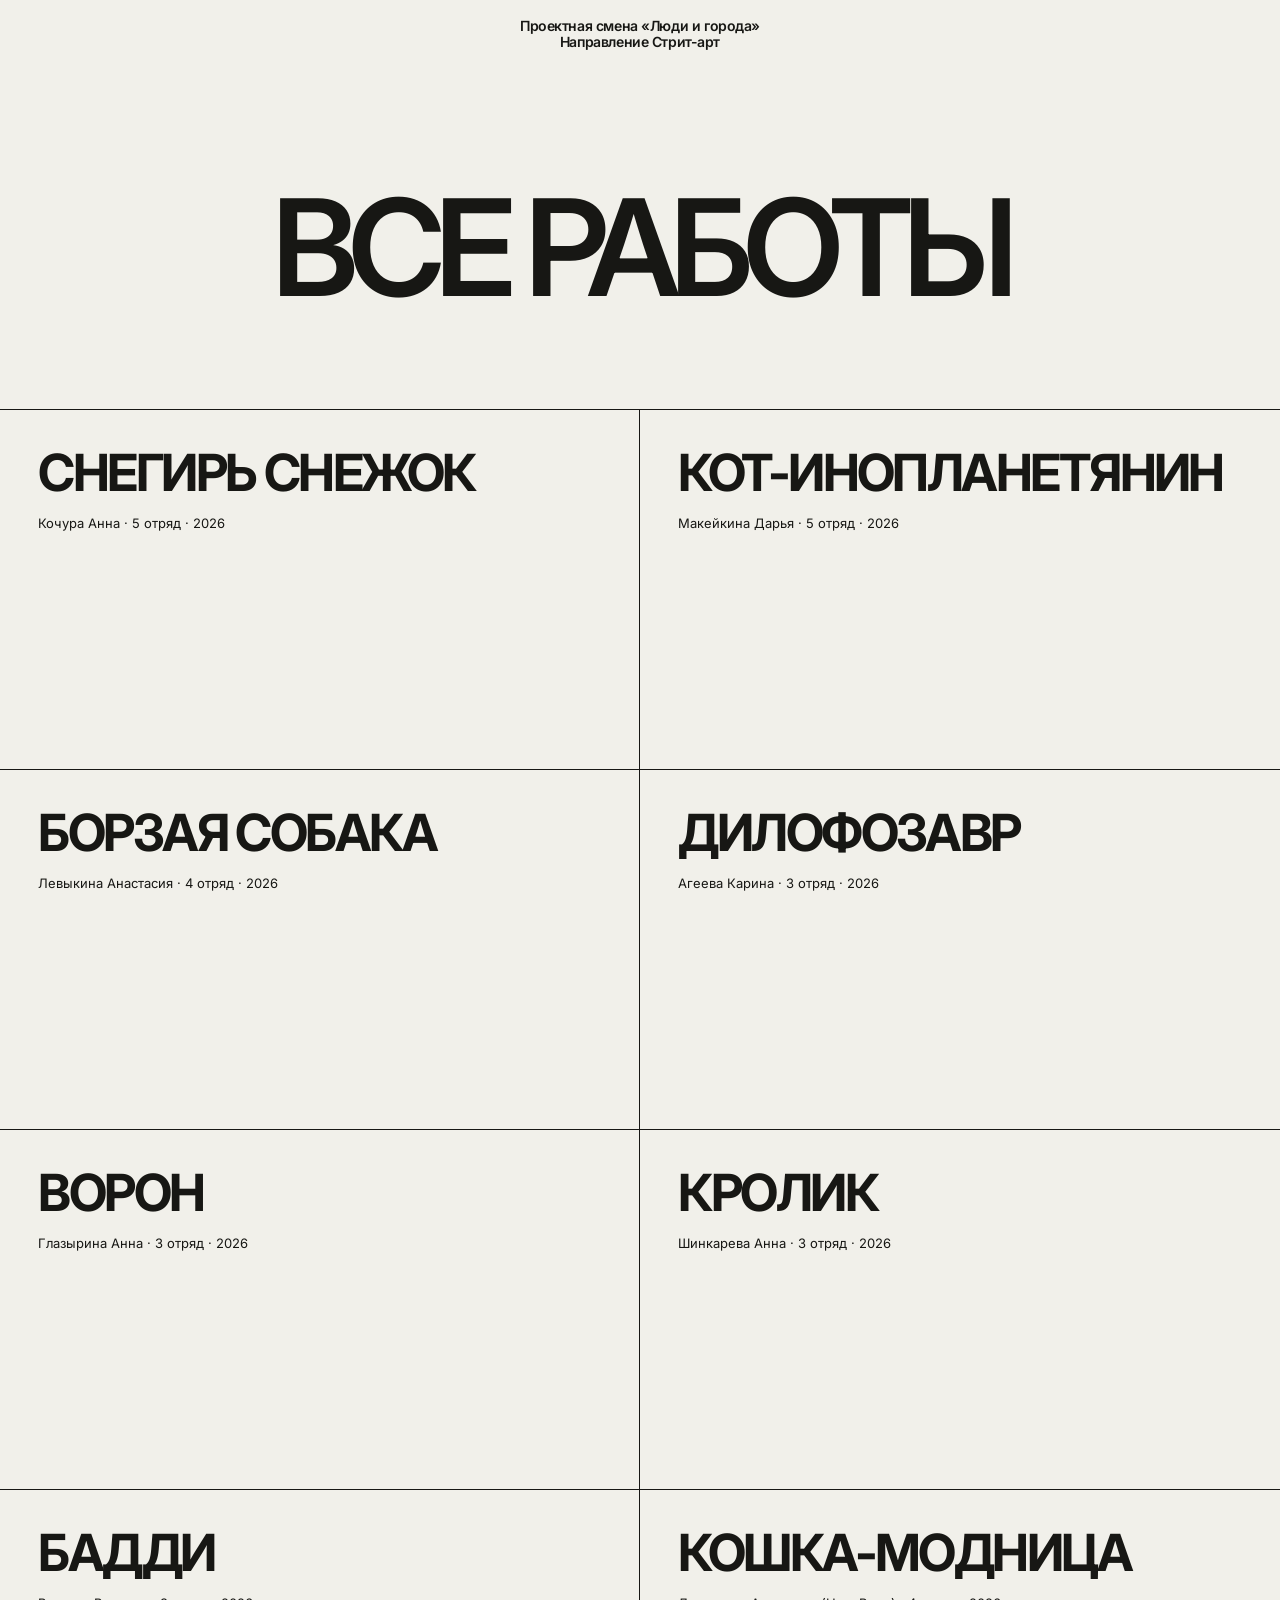
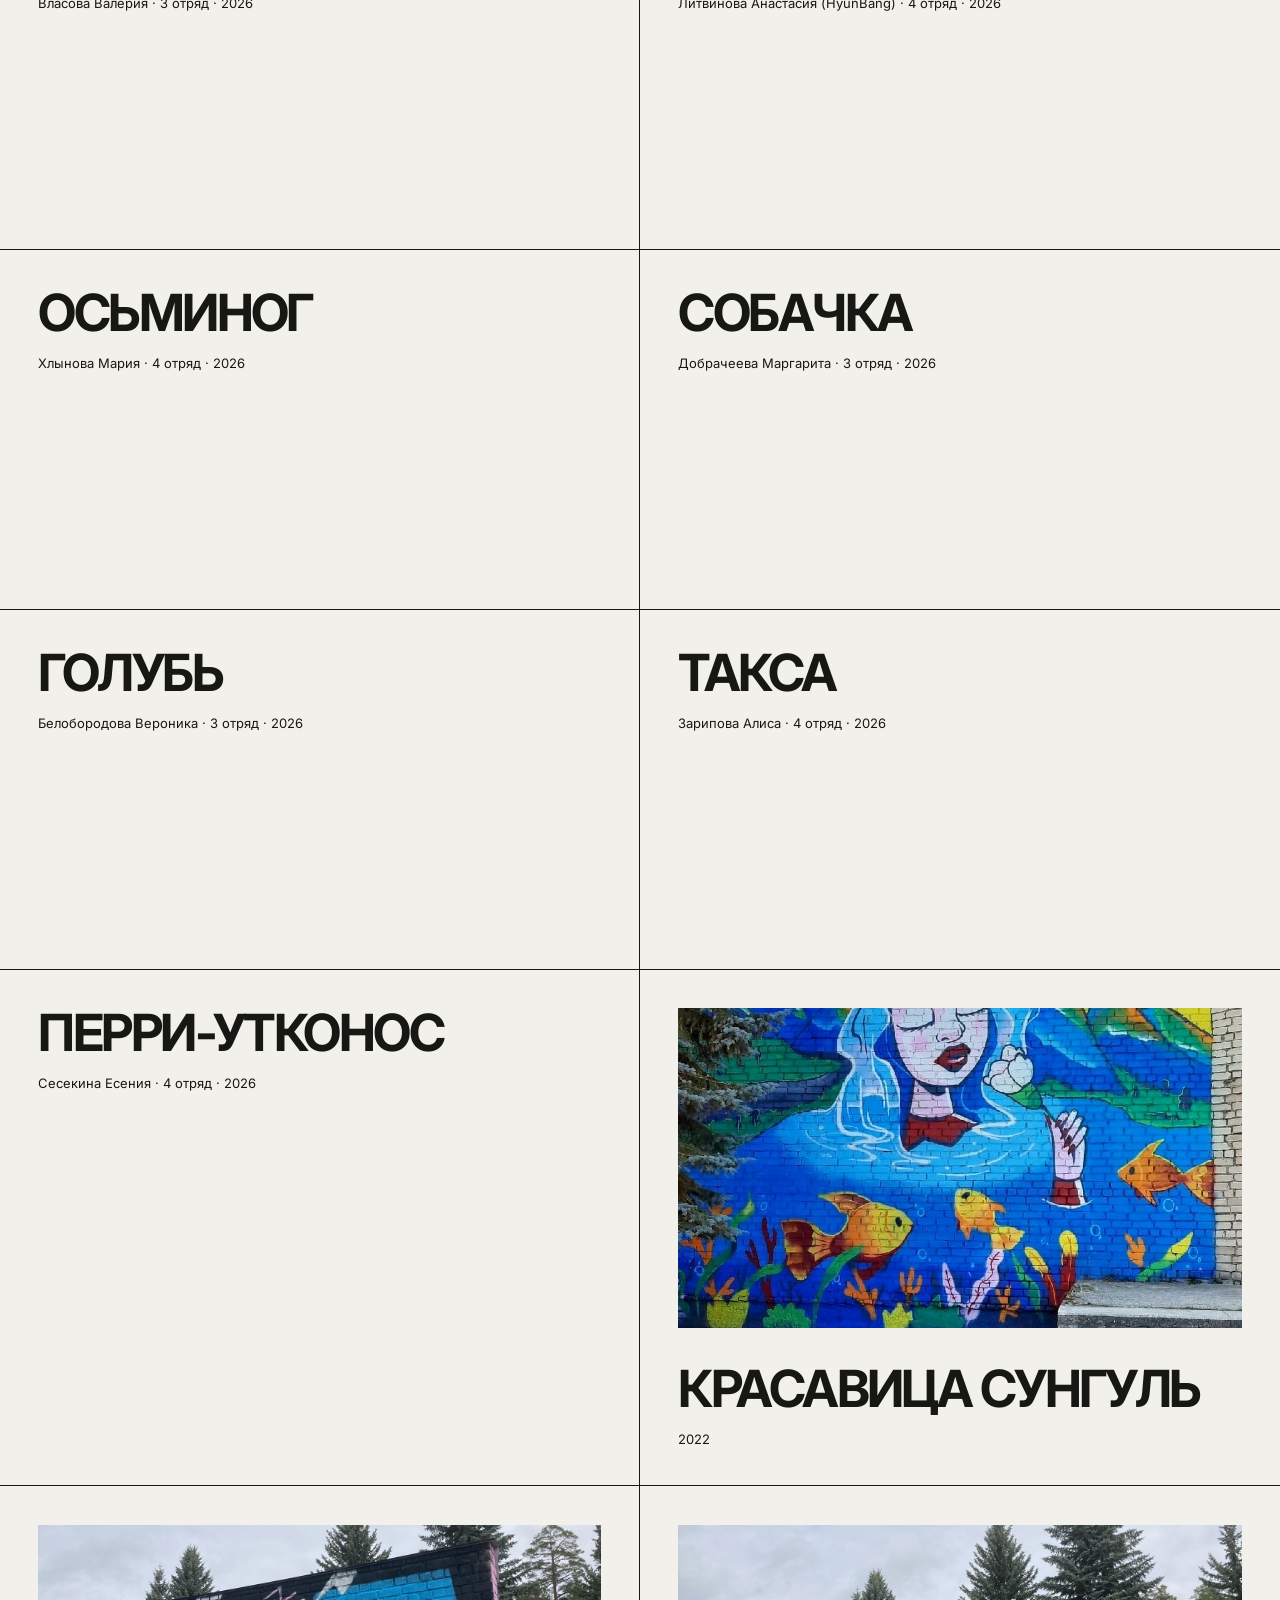
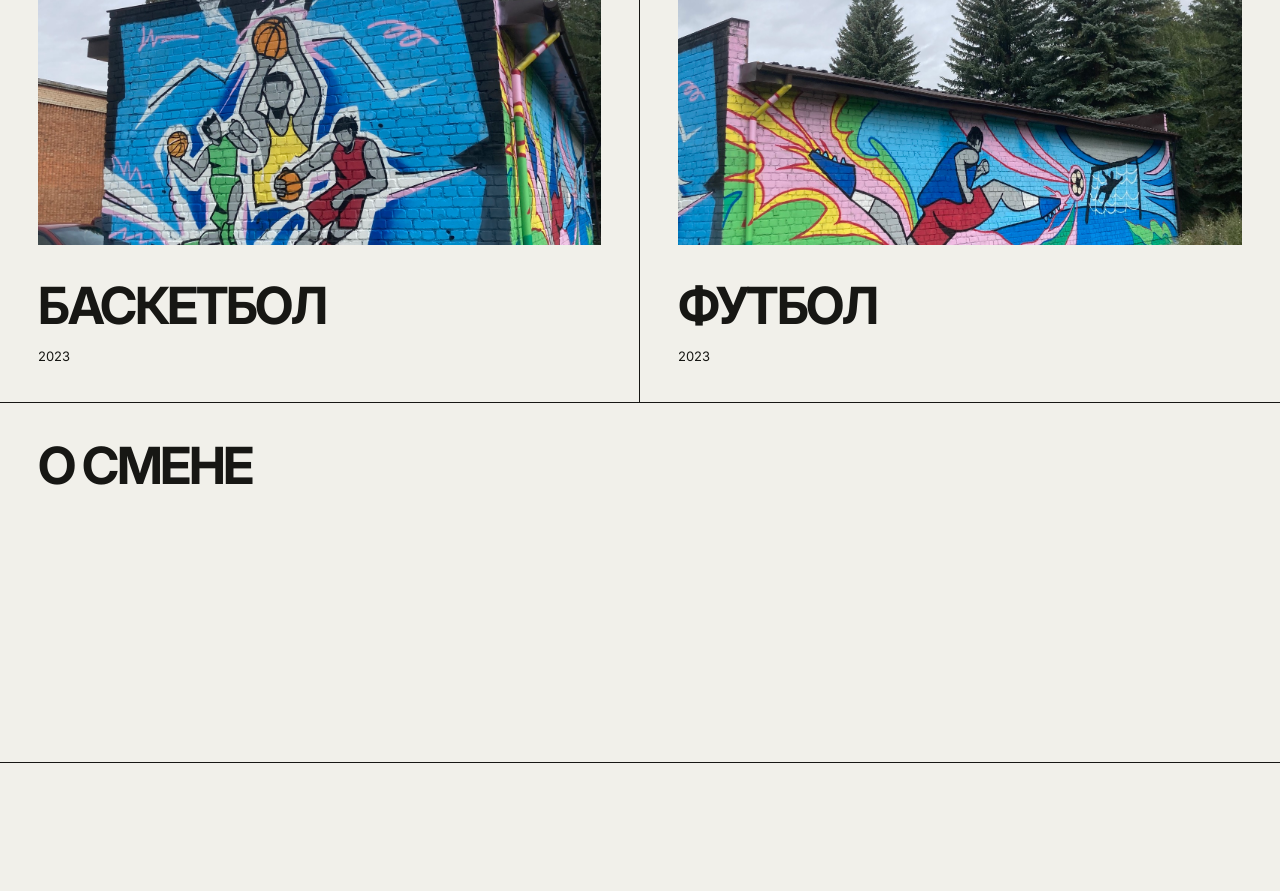
<file: index.html>
<!doctype html><html lang="ru"><head><meta charset="utf-8"><meta name="viewport" content="width=device-width,initial-scale=1"><meta name="description" content="Все работы — проектная смена Люди и города"><title>Все работы — Люди и города</title><link rel="preconnect" href="https://fonts.googleapis.com"><link rel="preconnect" href="https://fonts.gstatic.com" crossorigin><link href="https://fonts.googleapis.com/css2?family=Inter:wght@400;500;600;700&display=swap" rel="stylesheet"><link rel="stylesheet" href="styles.css"></head><body><header class="site-header"><a class="brand" href="index.html">Проектная смена «Люди и города»<br>Направление Стрит-арт</a></header><main><section class="catalog-hero"><h1>Все работы</h1></section><section class="catalog-grid"><a class="catalog-card" href="works/snegir-kot/"><div><h2>Снегирь Снежок</h2><p>Кочура Анна · 5 отряд · 2026</p></div></a><a class="catalog-card" href="works/snegir-kot/"><div><h2>Кот-инопланетянин</h2><p>Макейкина Дарья · 5 отряд · 2026</p></div></a><a class="catalog-card" href="works/sobaka-dinozavr-voron/"><div><h2>Борзая собака</h2><p>Левыкина Анастасия · 4 отряд · 2026</p></div></a><a class="catalog-card" href="works/sobaka-dinozavr-voron/"><div><h2>Дилофозавр</h2><p>Агеева Карина · 3 отряд · 2026</p></div></a><a class="catalog-card" href="works/sobaka-dinozavr-voron/"><div><h2>Ворон</h2><p>Глазырина Анна · 3 отряд · 2026</p></div></a><a class="catalog-card" href="works/krolik/"><div><h2>Кролик</h2><p>Шинкарева Анна · 3 отряд · 2026</p></div></a><a class="catalog-card" href="works/zhivotnye/"><div><h2>Бадди</h2><p>Власова Валерия · 3 отряд · 2026</p></div></a><a class="catalog-card" href="works/zhivotnye/"><div><h2>Кошка-модница</h2><p>Литвинова Анастасия (HyunBang) · 4 отряд · 2026</p></div></a><a class="catalog-card" href="works/zhivotnye/"><div><h2>Осьминог</h2><p>Хлынова Мария · 4 отряд · 2026</p></div></a><a class="catalog-card" href="works/zhivotnye/"><div><h2>Собачка</h2><p>Добрачеева Маргарита · 3 отряд · 2026</p></div></a><a class="catalog-card" href="works/zhivotnye/"><div><h2>Голубь</h2><p>Белобородова Вероника · 3 отряд · 2026</p></div></a><a class="catalog-card" href="works/zhivotnye/"><div><h2>Такса</h2><p>Зарипова Алиса · 4 отряд · 2026</p></div></a><a class="catalog-card" href="works/perri-utkonos/"><div><h2>Перри-утконос</h2><p>Сесекина Есения · 4 отряд · 2026</p></div></a><a class="catalog-card" href="works/krasavitsa-sungul/"><img src="images/2022/main.jpg" alt="" loading="lazy"><div><h2>Красавица Сунгуль</h2><p>2022</p></div></a><a class="catalog-card" href="works/basketbol/"><img src="images/2023-01/main.jpg" alt="" loading="lazy"><div><h2>Баскетбол</h2><p>2023</p></div></a><a class="catalog-card" href="works/futbol/"><img src="images/2023-02/main.jpg" alt="" loading="lazy"><div><h2>Футбол</h2><p>2023</p></div></a><a class="catalog-card about-card" href="https://vk.ru/club205720935"><div><h2>О смене</h2></div></a></section></main></body></html>
</file>
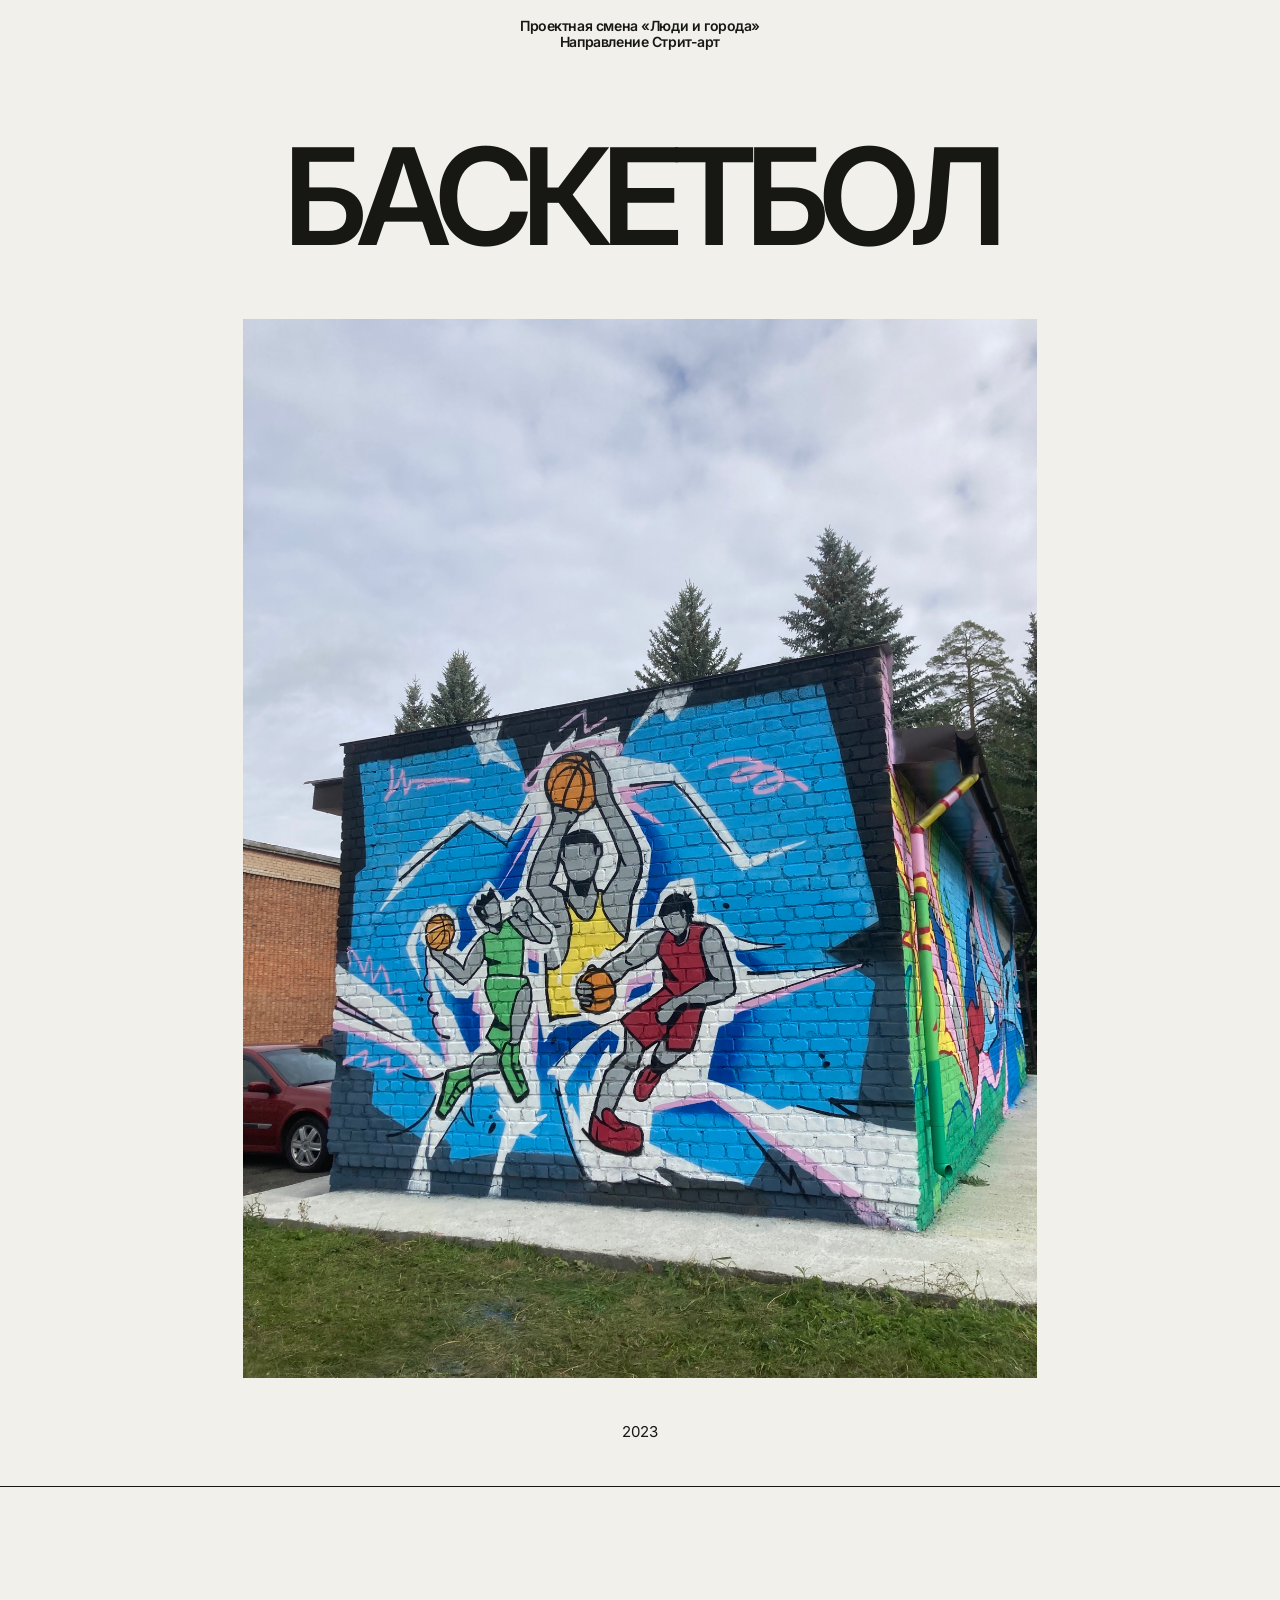
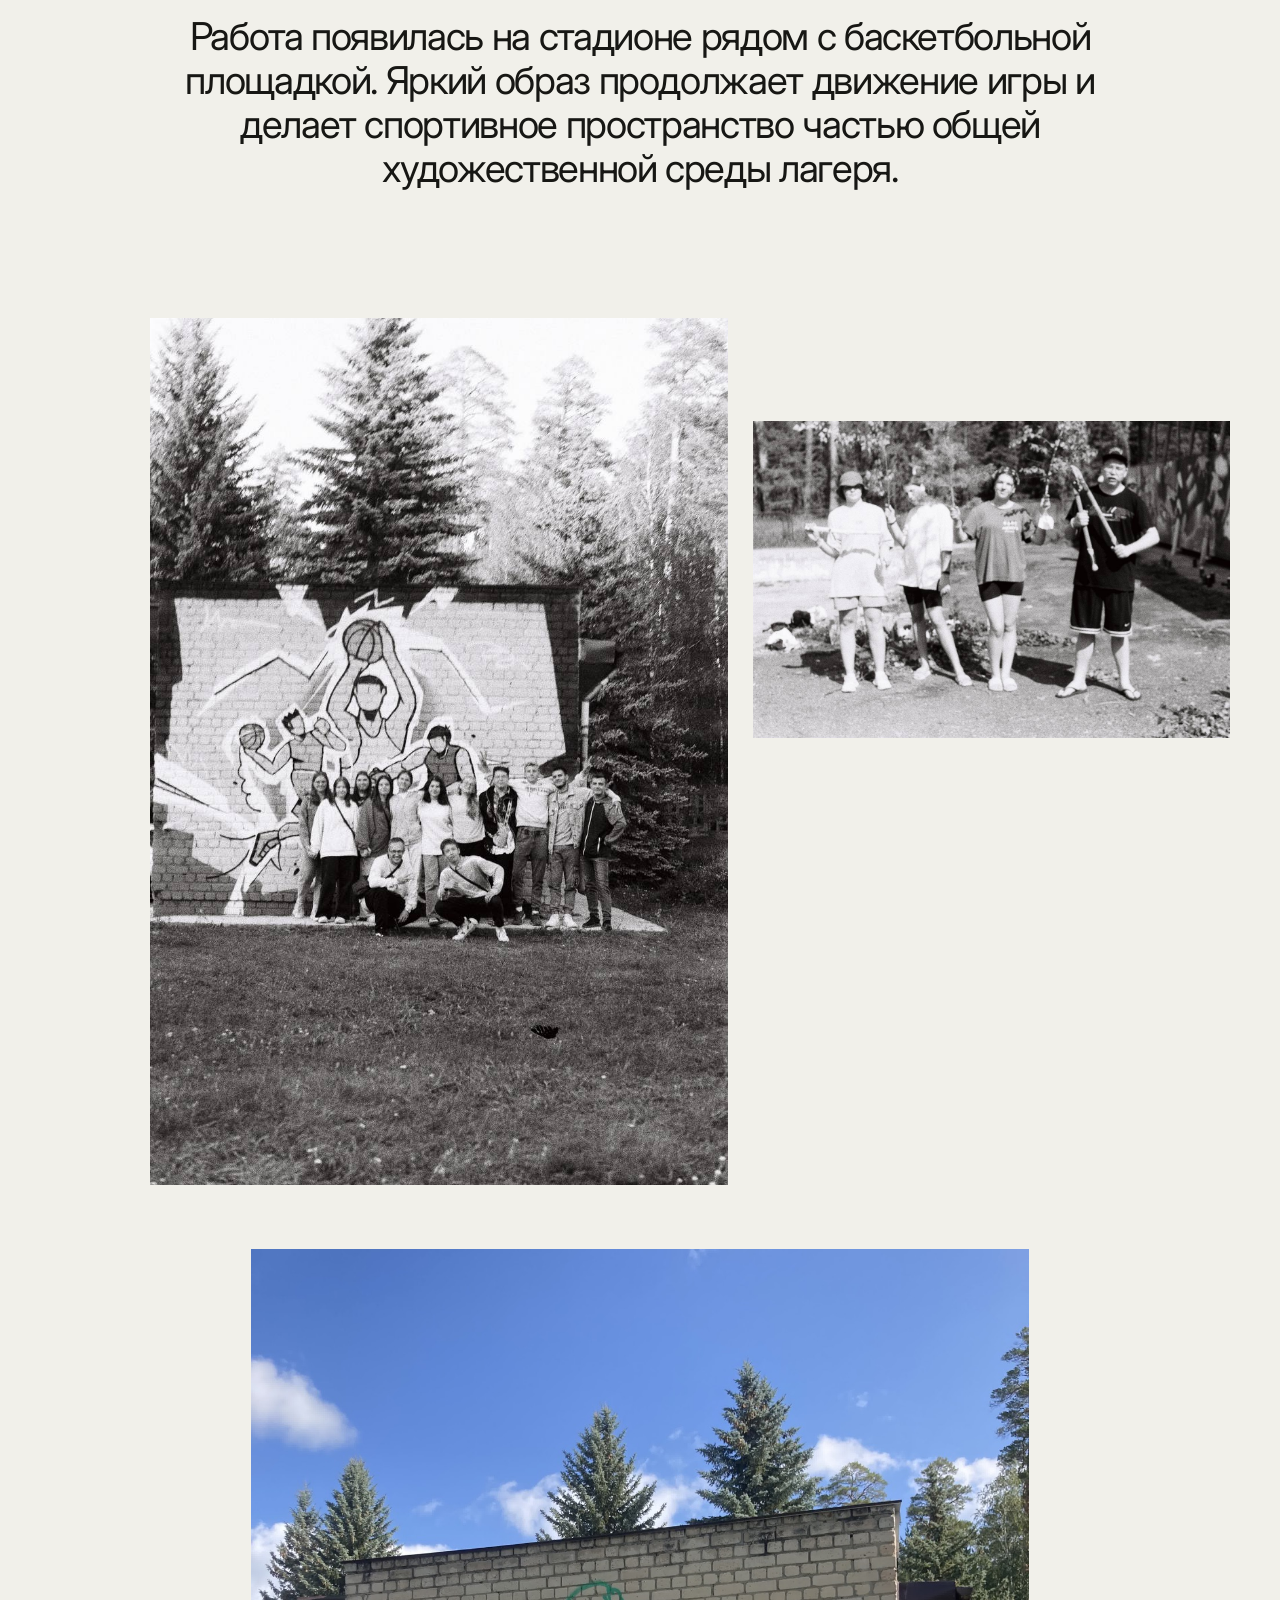
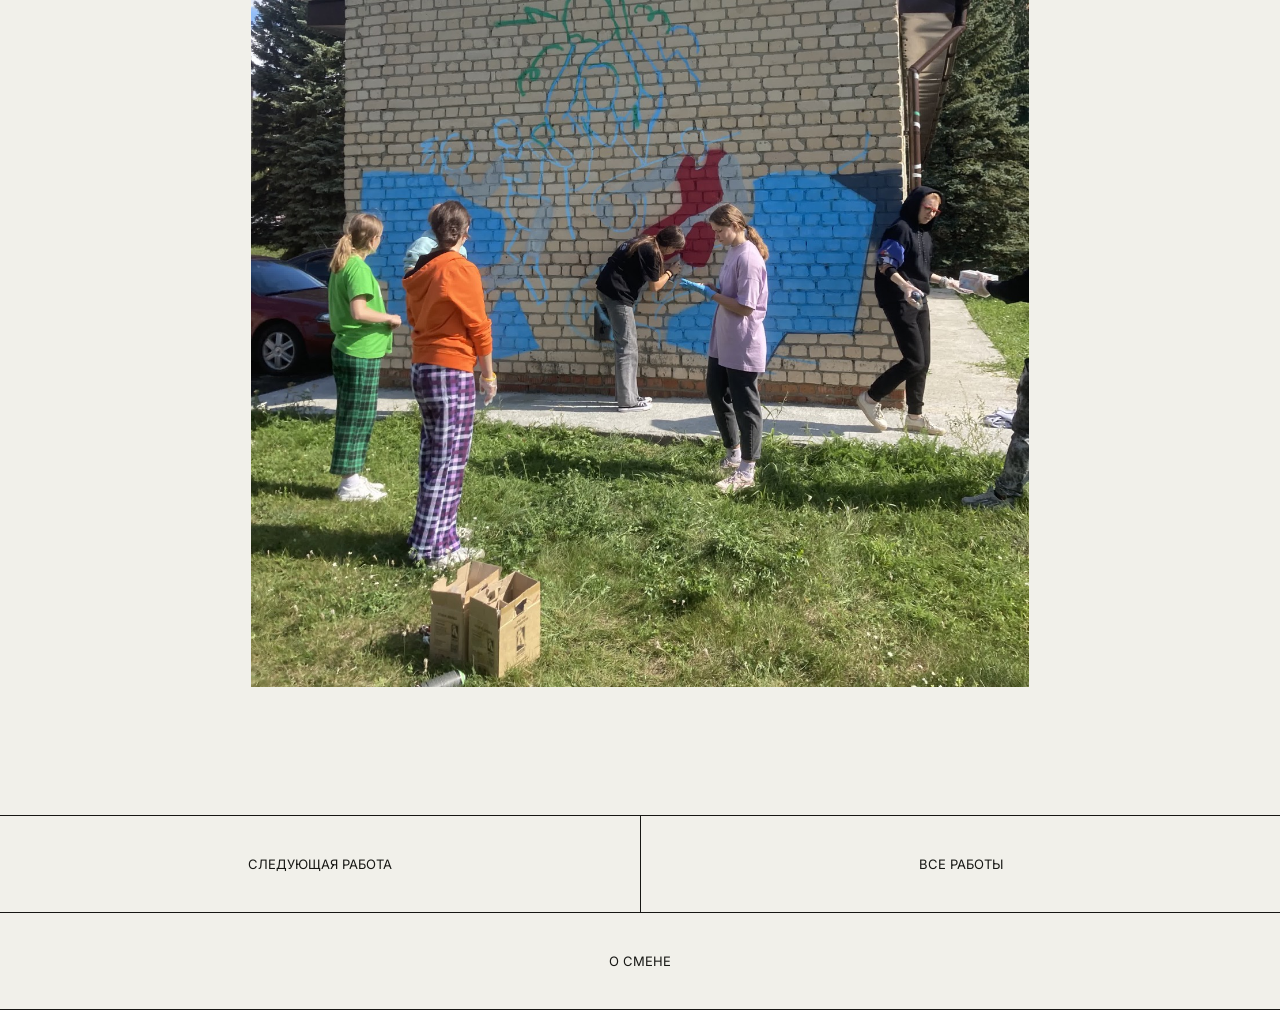
<file: works/basketbol/index.html>
<!doctype html><html lang="ru"><head><meta charset="utf-8"><meta name="viewport" content="width=device-width,initial-scale=1"><meta name="description" content="Баскетбол — проектная смена Люди и города"><title>Баскетбол — Люди и города</title><link rel="preconnect" href="https://fonts.googleapis.com"><link rel="preconnect" href="https://fonts.gstatic.com" crossorigin><link href="https://fonts.googleapis.com/css2?family=Inter:wght@400;500;600;700&display=swap" rel="stylesheet"><link rel="stylesheet" href="../../styles.css"></head><body><header class="site-header"><a class="brand" href="../../index.html">Проектная смена «Люди и города»<br>Направление Стрит-арт</a></header><main><section class="hero"><h1>Баскетбол</h1></section><figure class="main-image"><img src="../../images/2023-01/main.jpg" alt="Баскетбол"></figure><section class="credits"><time>2023</time></section><section class="description"><p>Работа появилась на стадионе рядом с баскетбольной площадкой. Яркий образ продолжает движение игры и делает спортивное пространство частью общей художественной среды лагеря.</p></section><section class="process-gallery"><figure><img src="../../images/2023-01/process-1.jpg" alt="Процесс создания работы Баскетбол, фото 1" loading="lazy"></figure><figure><img src="../../images/2023-01/process-2.jpg" alt="Процесс создания работы Баскетбол, фото 2" loading="lazy"></figure><figure><img src="../../images/2023-01/process-3.jpg" alt="Процесс создания работы Баскетбол, фото 3" loading="lazy"></figure></section><nav class="next"><a href="../futbol/">Следующая работа</a><a href="../../index.html">Все работы</a><a href="https://vk.ru/club205720935">О смене</a></nav></main></body></html>
</file>
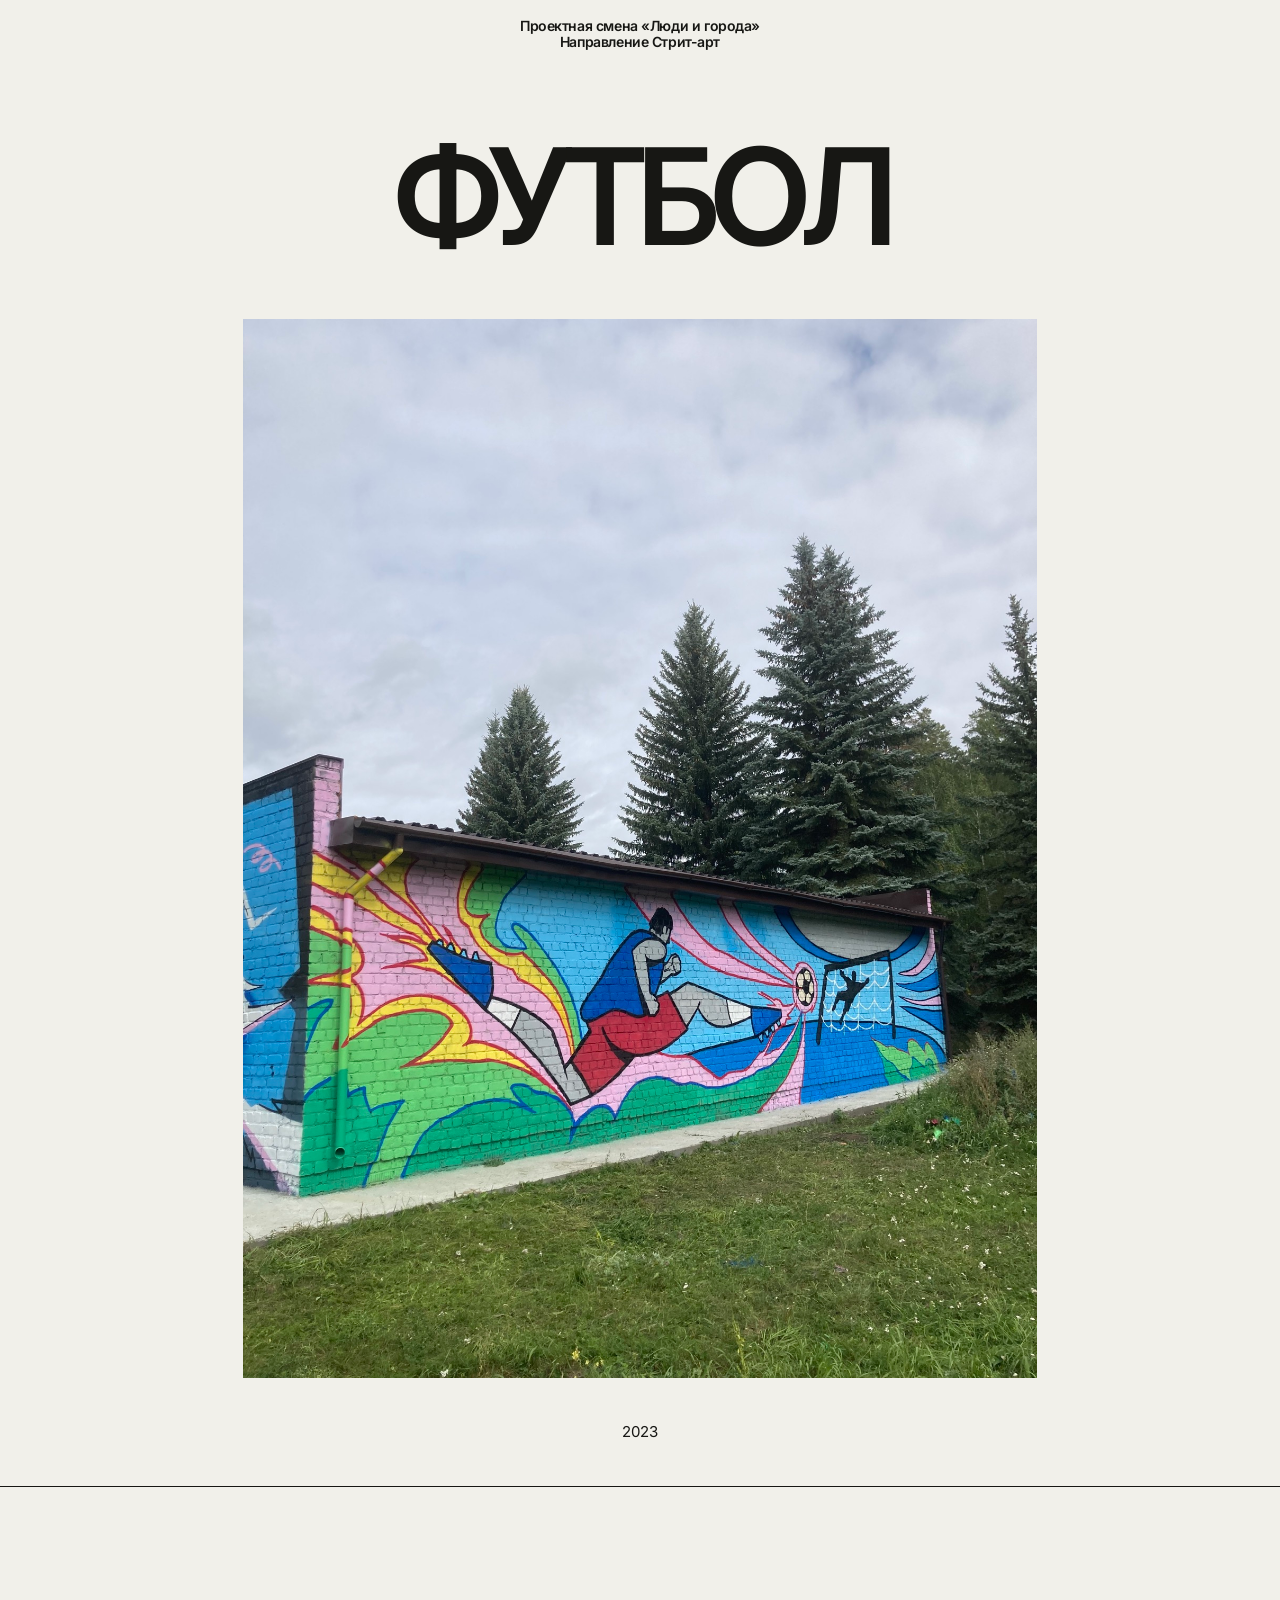
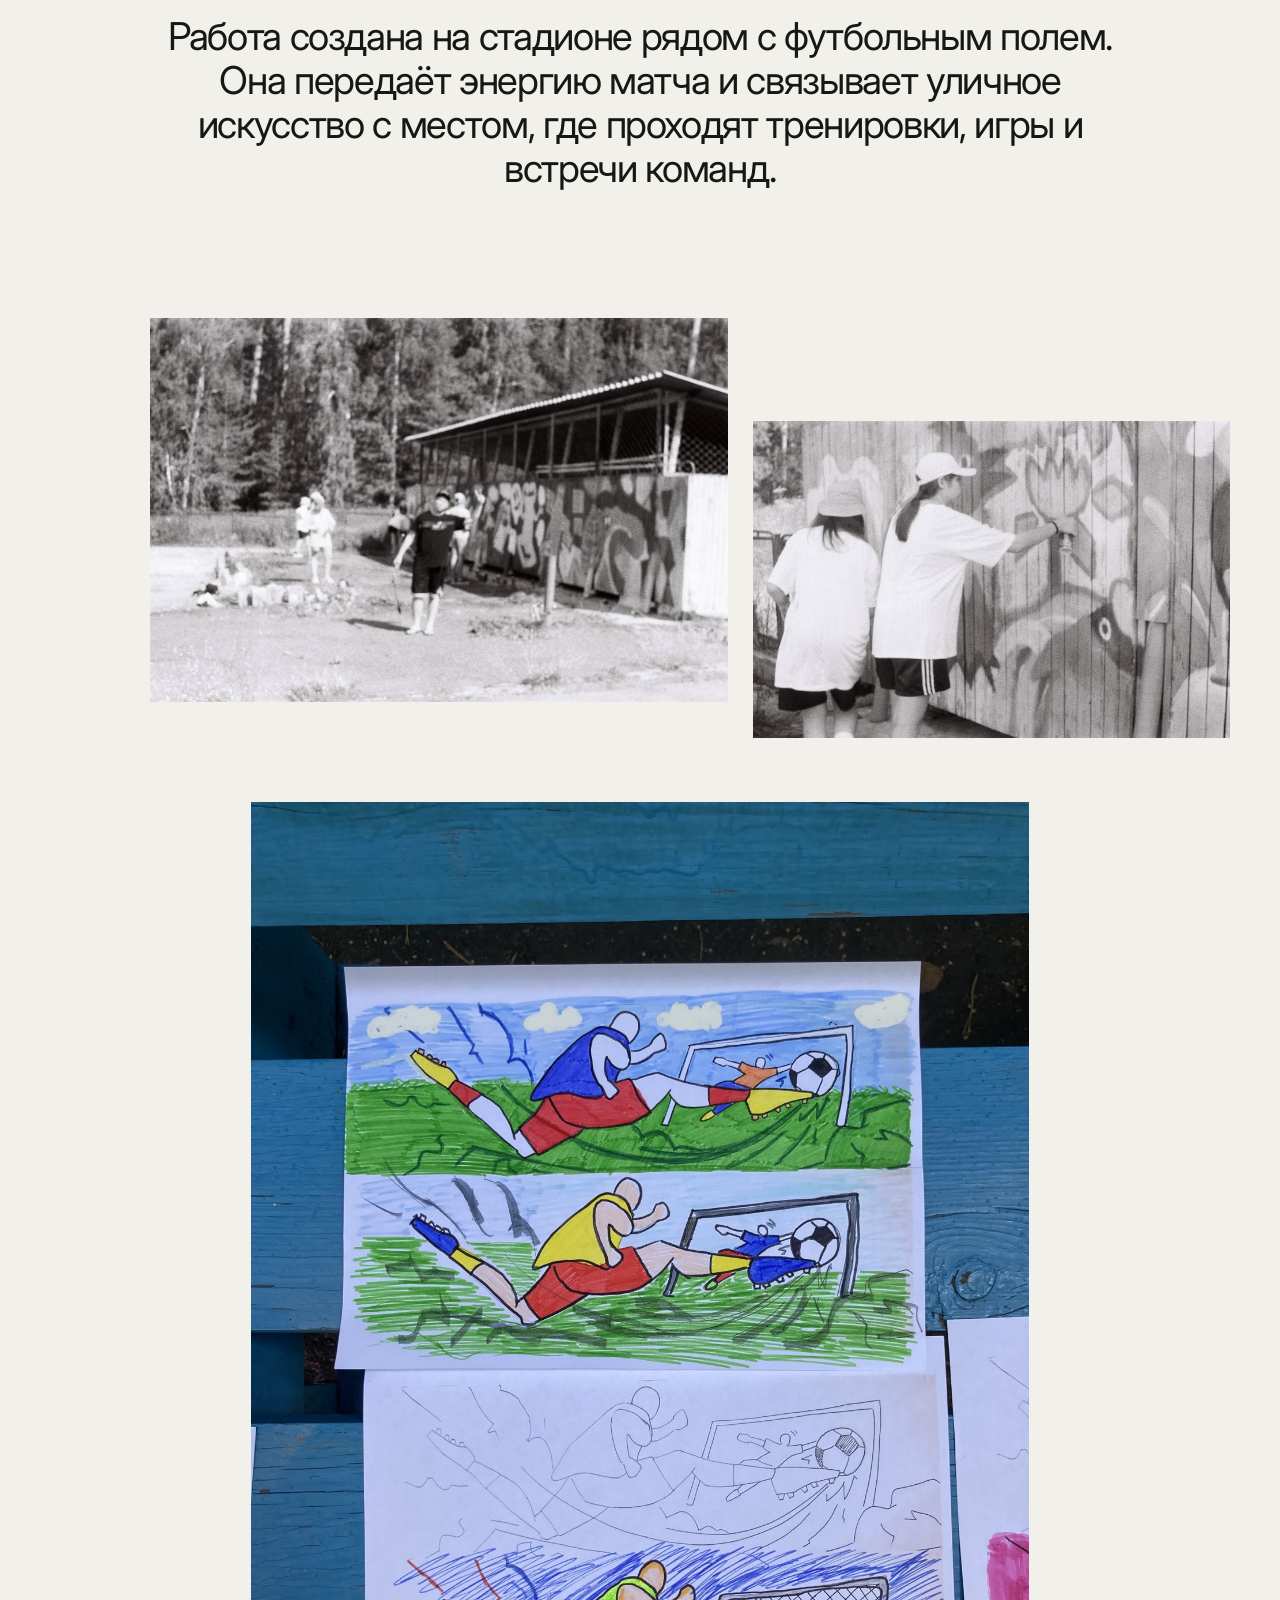
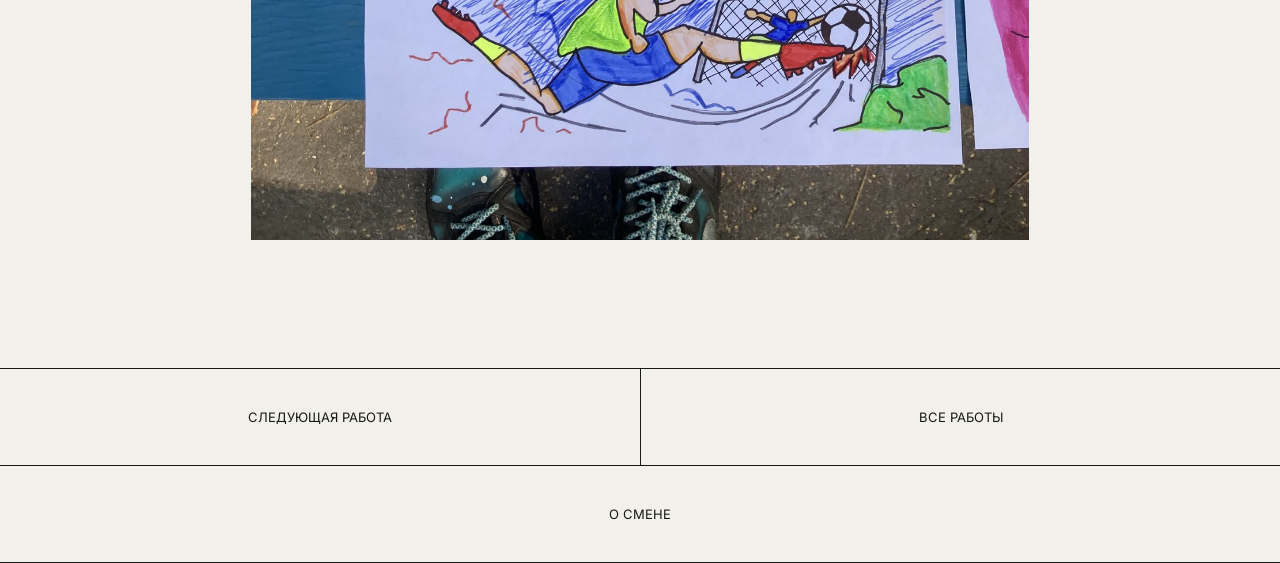
<file: works/futbol/index.html>
<!doctype html><html lang="ru"><head><meta charset="utf-8"><meta name="viewport" content="width=device-width,initial-scale=1"><meta name="description" content="Футбол — проектная смена Люди и города"><title>Футбол — Люди и города</title><link rel="preconnect" href="https://fonts.googleapis.com"><link rel="preconnect" href="https://fonts.gstatic.com" crossorigin><link href="https://fonts.googleapis.com/css2?family=Inter:wght@400;500;600;700&display=swap" rel="stylesheet"><link rel="stylesheet" href="../../styles.css"></head><body><header class="site-header"><a class="brand" href="../../index.html">Проектная смена «Люди и города»<br>Направление Стрит-арт</a></header><main><section class="hero"><h1>Футбол</h1></section><figure class="main-image"><img src="../../images/2023-02/main.jpg" alt="Футбол"></figure><section class="credits"><time>2023</time></section><section class="description"><p>Работа создана на стадионе рядом с футбольным полем. Она передаёт энергию матча и связывает уличное искусство с местом, где проходят тренировки, игры и встречи команд.</p></section><section class="process-gallery"><figure><img src="../../images/2023-02/process-1.jpg" alt="Процесс создания работы Футбол, фото 1" loading="lazy"></figure><figure><img src="../../images/2023-02/process-2.jpg" alt="Процесс создания работы Футбол, фото 2" loading="lazy"></figure><figure><img src="../../images/2023-02/process-3.jpg" alt="Процесс создания работы Футбол, фото 3" loading="lazy"></figure></section><nav class="next"><a href="../snegir-kot/">Следующая работа</a><a href="../../index.html">Все работы</a><a href="https://vk.ru/club205720935">О смене</a></nav></main></body></html>
</file>
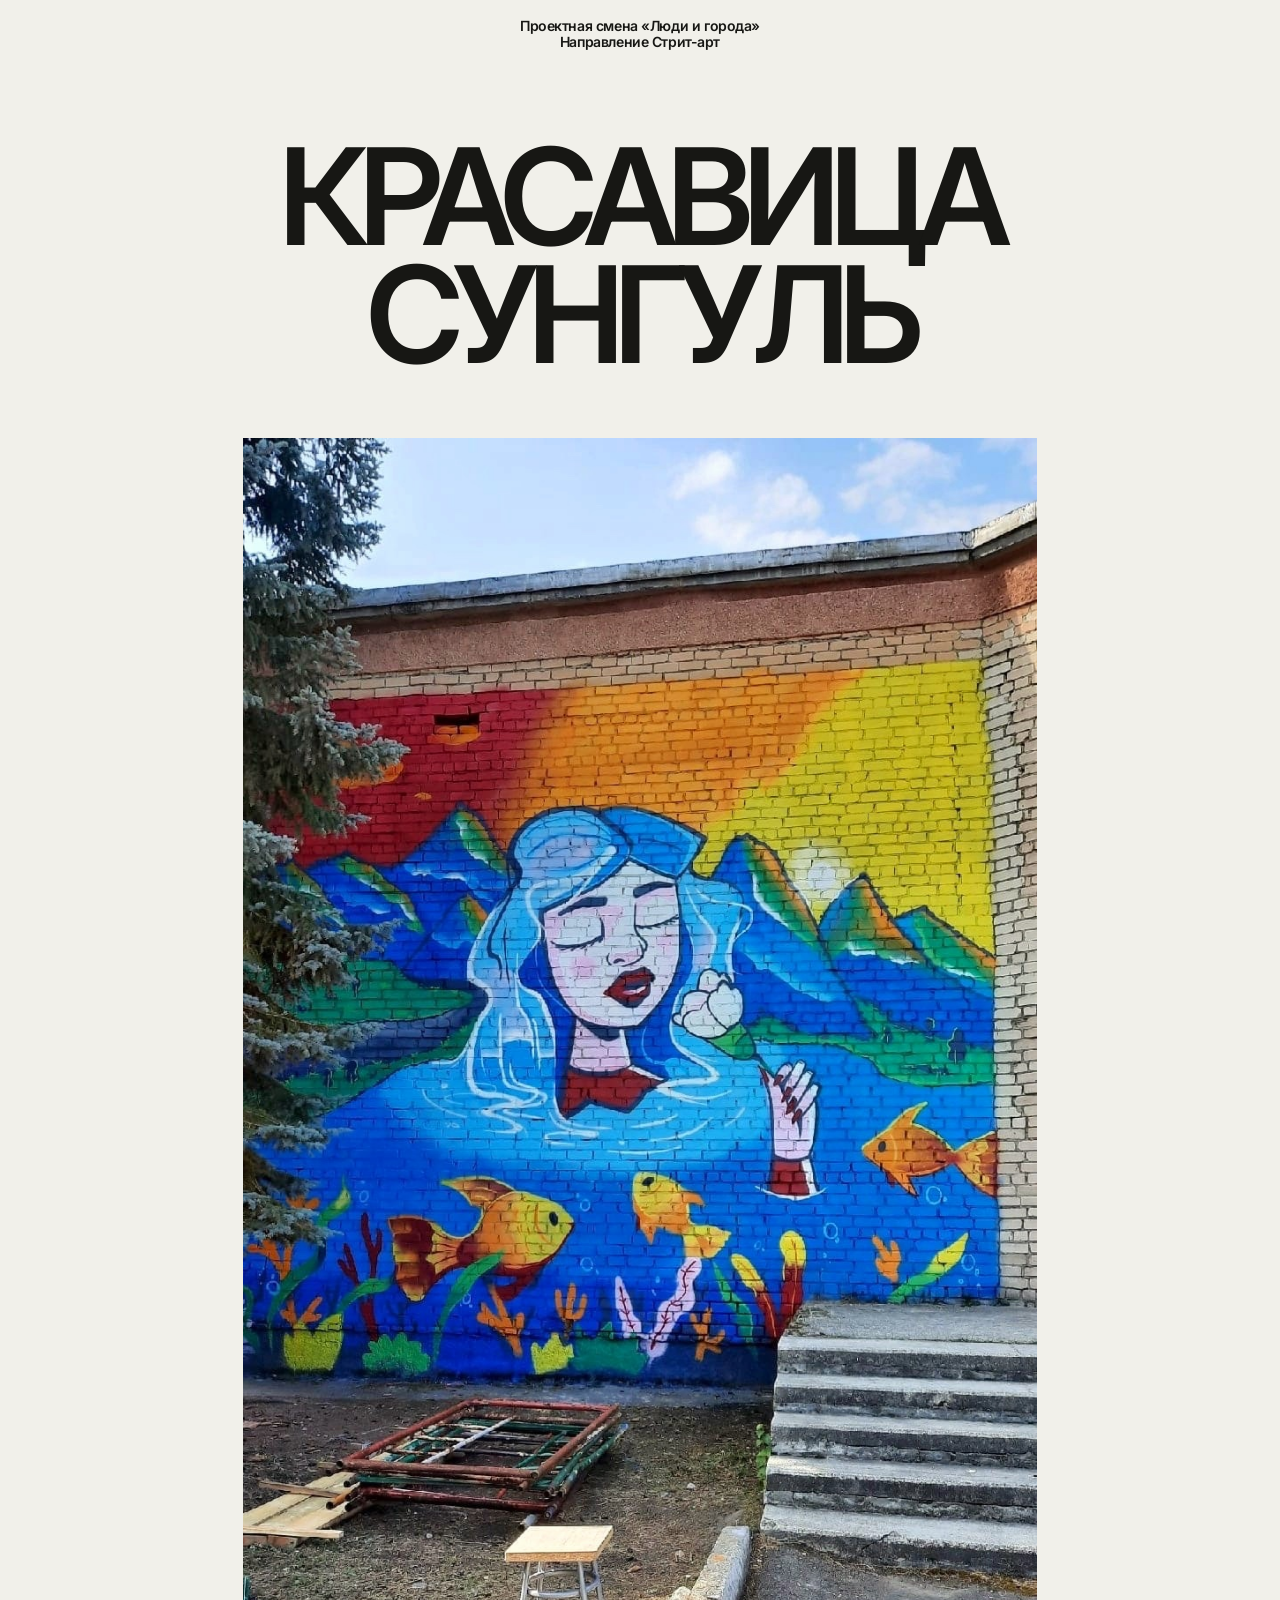
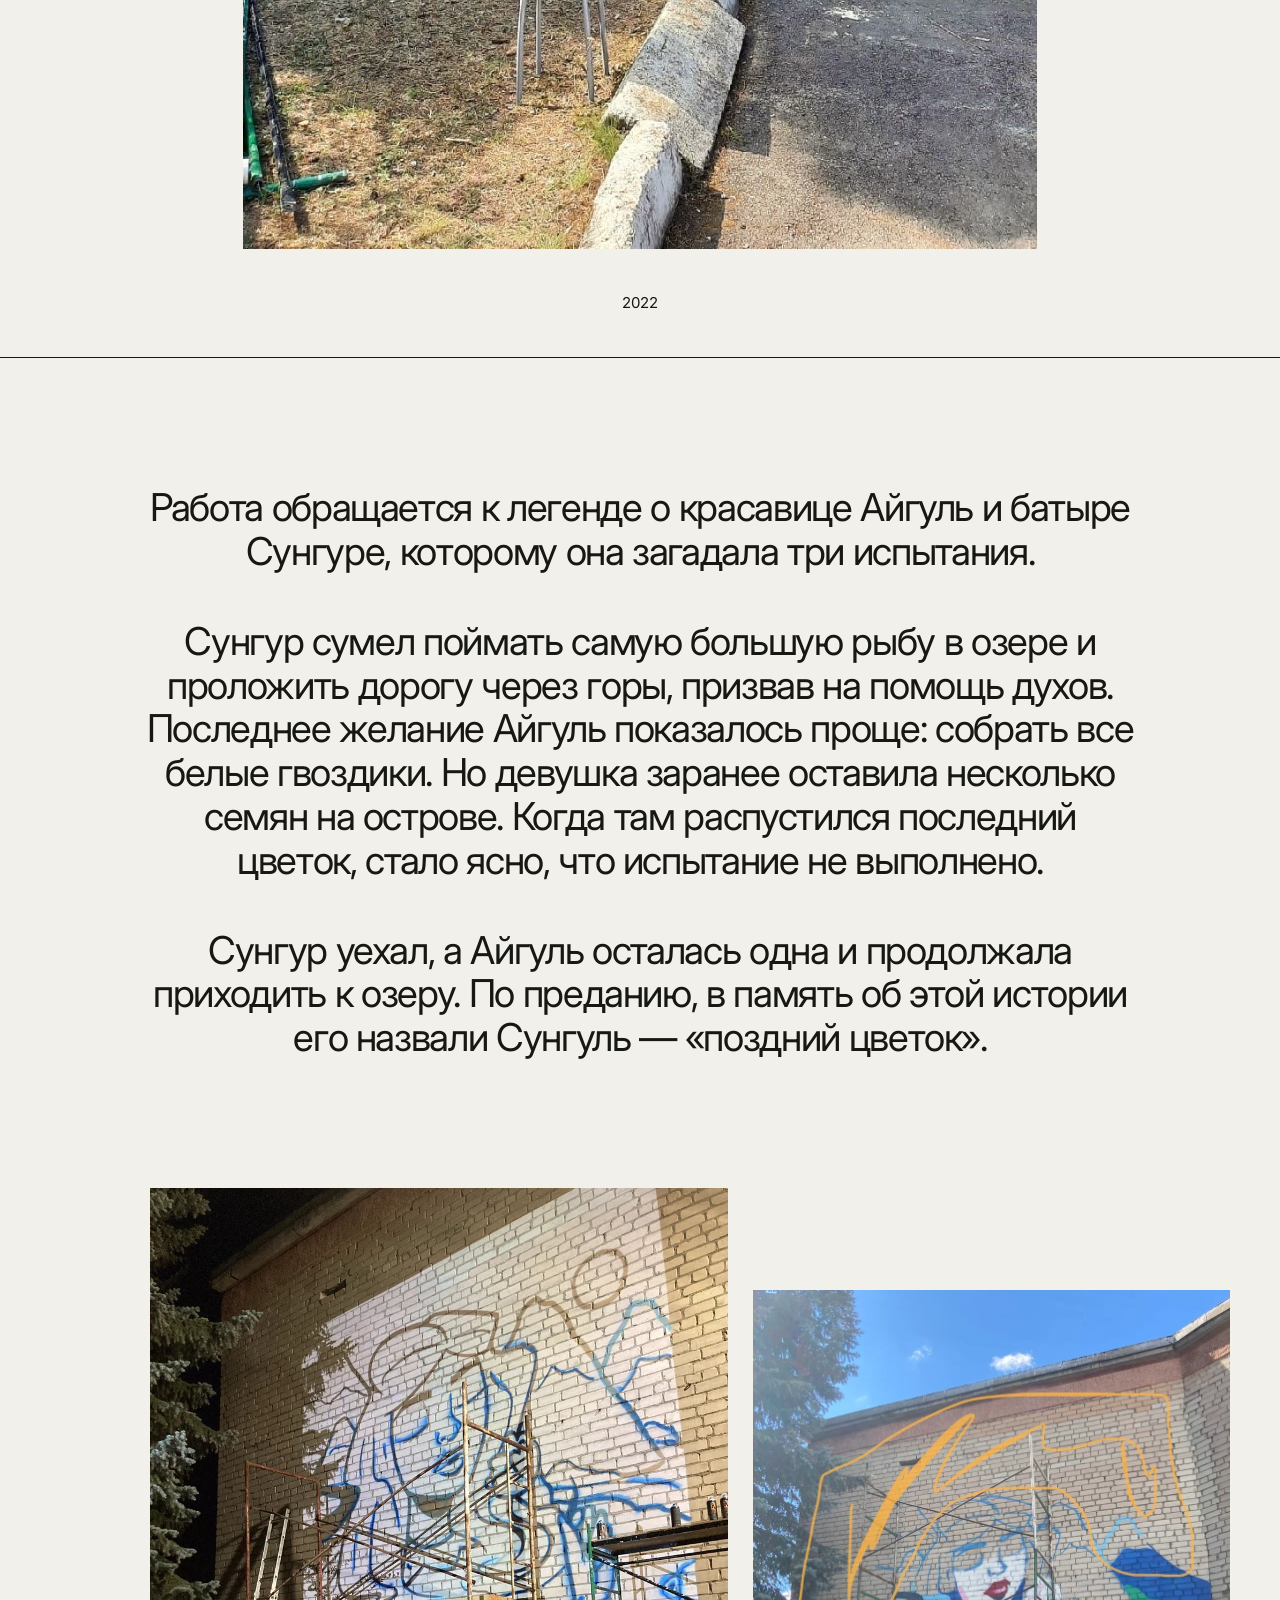
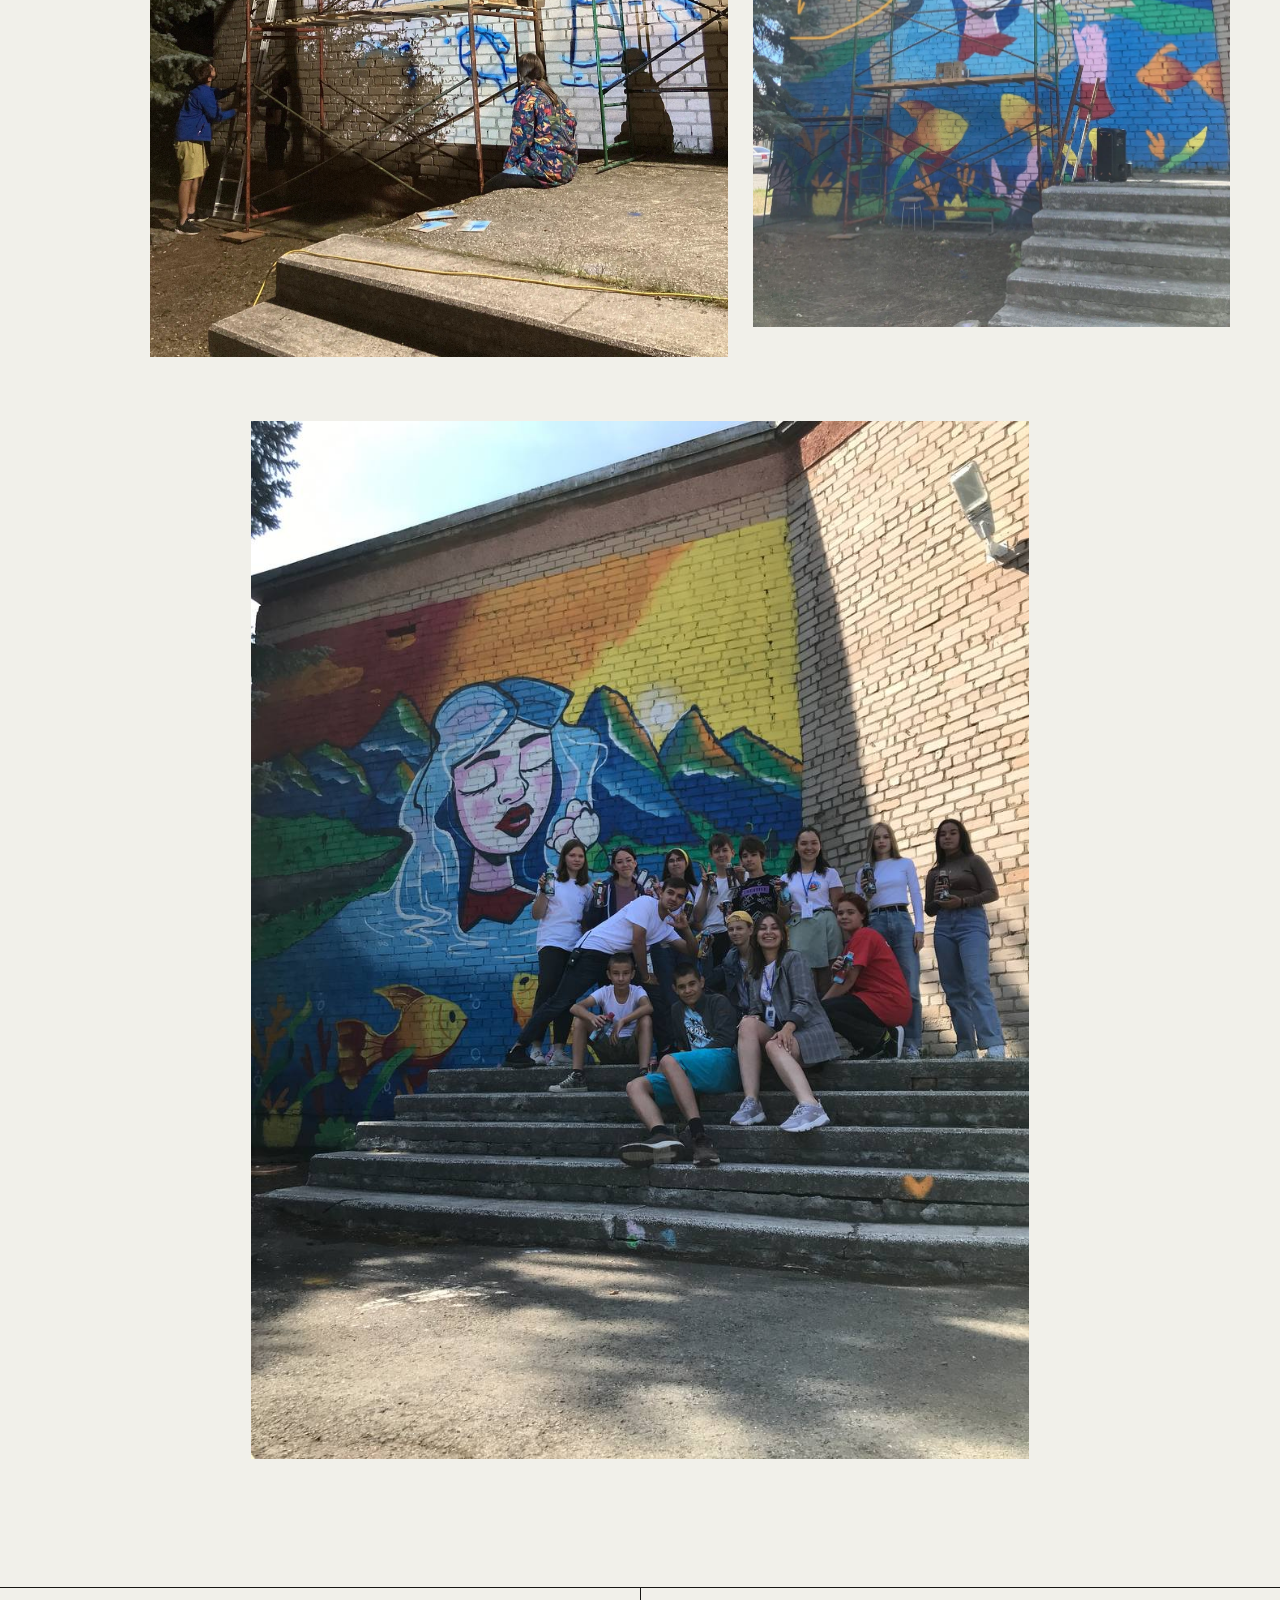
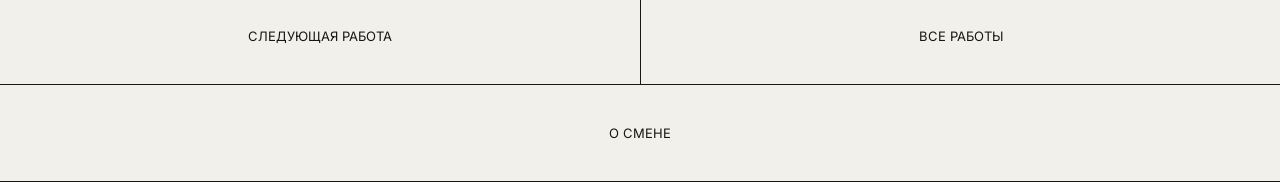
<file: works/krasavitsa-sungul/index.html>
<!doctype html><html lang="ru"><head><meta charset="utf-8"><meta name="viewport" content="width=device-width,initial-scale=1"><meta name="description" content="Красавица Сунгуль — проектная смена Люди и города"><title>Красавица Сунгуль — Люди и города</title><link rel="preconnect" href="https://fonts.googleapis.com"><link rel="preconnect" href="https://fonts.gstatic.com" crossorigin><link href="https://fonts.googleapis.com/css2?family=Inter:wght@400;500;600;700&display=swap" rel="stylesheet"><link rel="stylesheet" href="../../styles.css"></head><body><header class="site-header"><a class="brand" href="../../index.html">Проектная смена «Люди и города»<br>Направление Стрит-арт</a></header><main><section class="hero"><h1>Красавица Сунгуль</h1></section><figure class="main-image"><img src="../../images/2022/main.jpg" alt="Красавица Сунгуль"></figure><section class="credits"><time>2022</time></section><section class="description"><p>Работа обращается к легенде о красавице Айгуль и батыре Сунгуре, которому она загадала три испытания.</p><p>Сунгур сумел поймать самую большую рыбу в озере и проложить дорогу через горы, призвав на помощь духов. Последнее желание Айгуль показалось проще: собрать все белые гвоздики. Но девушка заранее оставила несколько семян на острове. Когда там распустился последний цветок, стало ясно, что испытание не выполнено.</p><p>Сунгур уехал, а Айгуль осталась одна и продолжала приходить к озеру. По преданию, в память об этой истории его назвали Сунгуль — «поздний цветок».</p></section><section class="process-gallery"><figure><img src="../../images/2022/process-1.jpg" alt="Процесс создания работы Красавица Сунгуль, фото 1" loading="lazy"></figure><figure><img src="../../images/2022/process-2.jpg" alt="Процесс создания работы Красавица Сунгуль, фото 2" loading="lazy"></figure><figure><img src="../../images/2022/process-3.jpg" alt="Процесс создания работы Красавица Сунгуль, фото 3" loading="lazy"></figure></section><nav class="next"><a href="../basketbol/">Следующая работа</a><a href="../../index.html">Все работы</a><a href="https://vk.ru/club205720935">О смене</a></nav></main></body></html>
</file>
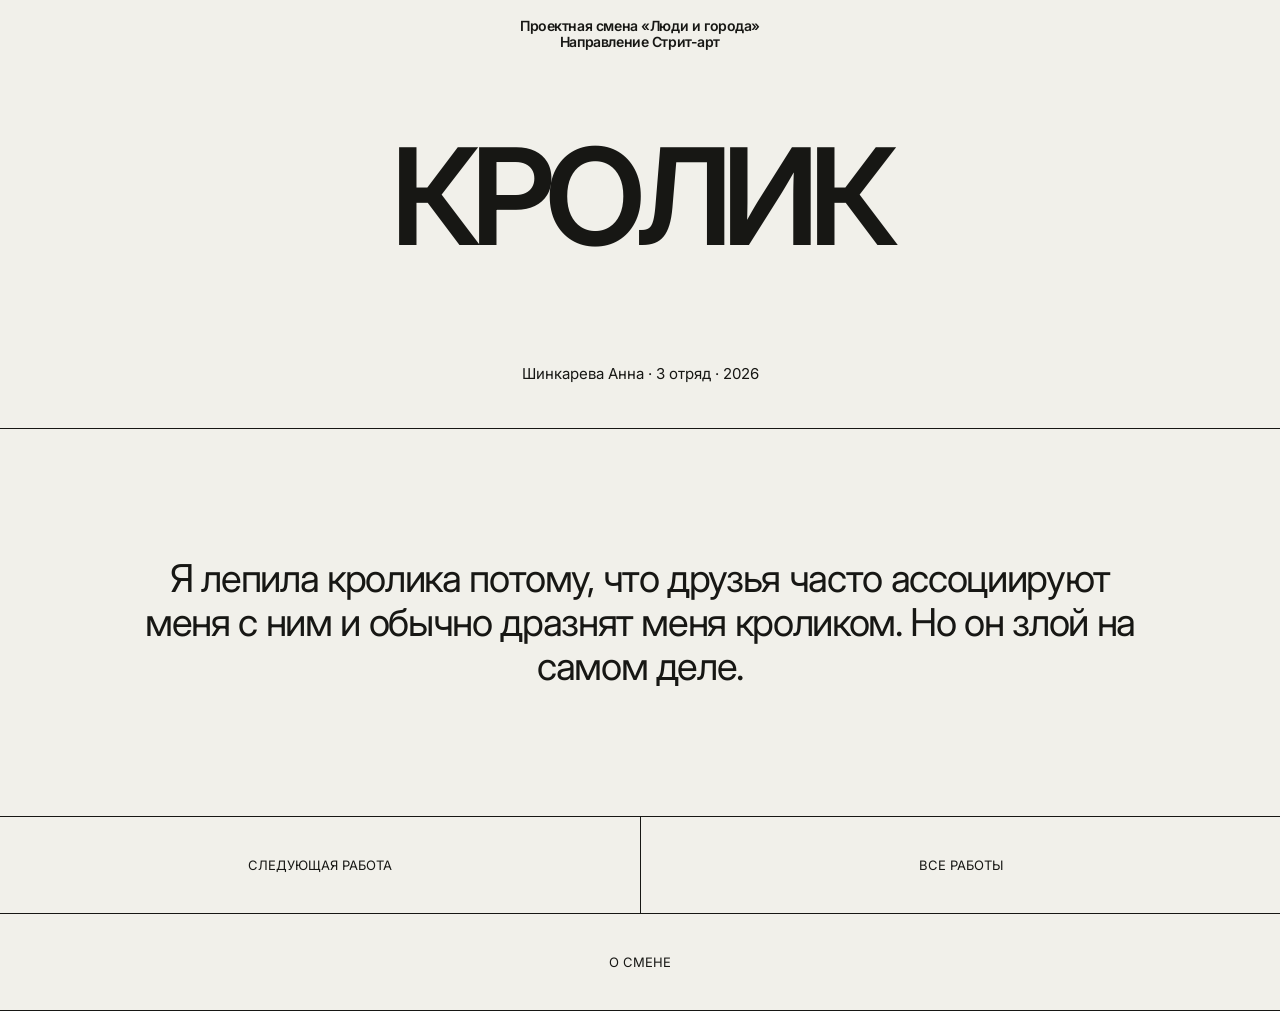
<file: works/krolik/index.html>
<!doctype html><html lang="ru"><head><meta charset="utf-8"><meta name="viewport" content="width=device-width,initial-scale=1"><meta name="description" content="Кролик — проектная смена Люди и города"><title>Кролик — Люди и города</title><link rel="preconnect" href="https://fonts.googleapis.com"><link rel="preconnect" href="https://fonts.gstatic.com" crossorigin><link href="https://fonts.googleapis.com/css2?family=Inter:wght@400;500;600;700&display=swap" rel="stylesheet"><link rel="stylesheet" href="../../styles.css"></head><body><header class="site-header"><a class="brand" href="../../index.html">Проектная смена «Люди и города»<br>Направление Стрит-арт</a></header><main><section class="hero"><h1>Кролик</h1></section><section class="credits"><span>Шинкарева Анна · 3 отряд · 2026</span></section><section class="description"><p>Я лепила кролика потому, что друзья часто ассоциируют меня с ним и обычно дразнят меня кроликом. Но он злой на самом деле.</p></section><nav class="next"><a href="../zhivotnye/">Следующая работа</a><a href="../../index.html">Все работы</a><a href="https://vk.ru/club205720935">О смене</a></nav></main></body></html>
</file>
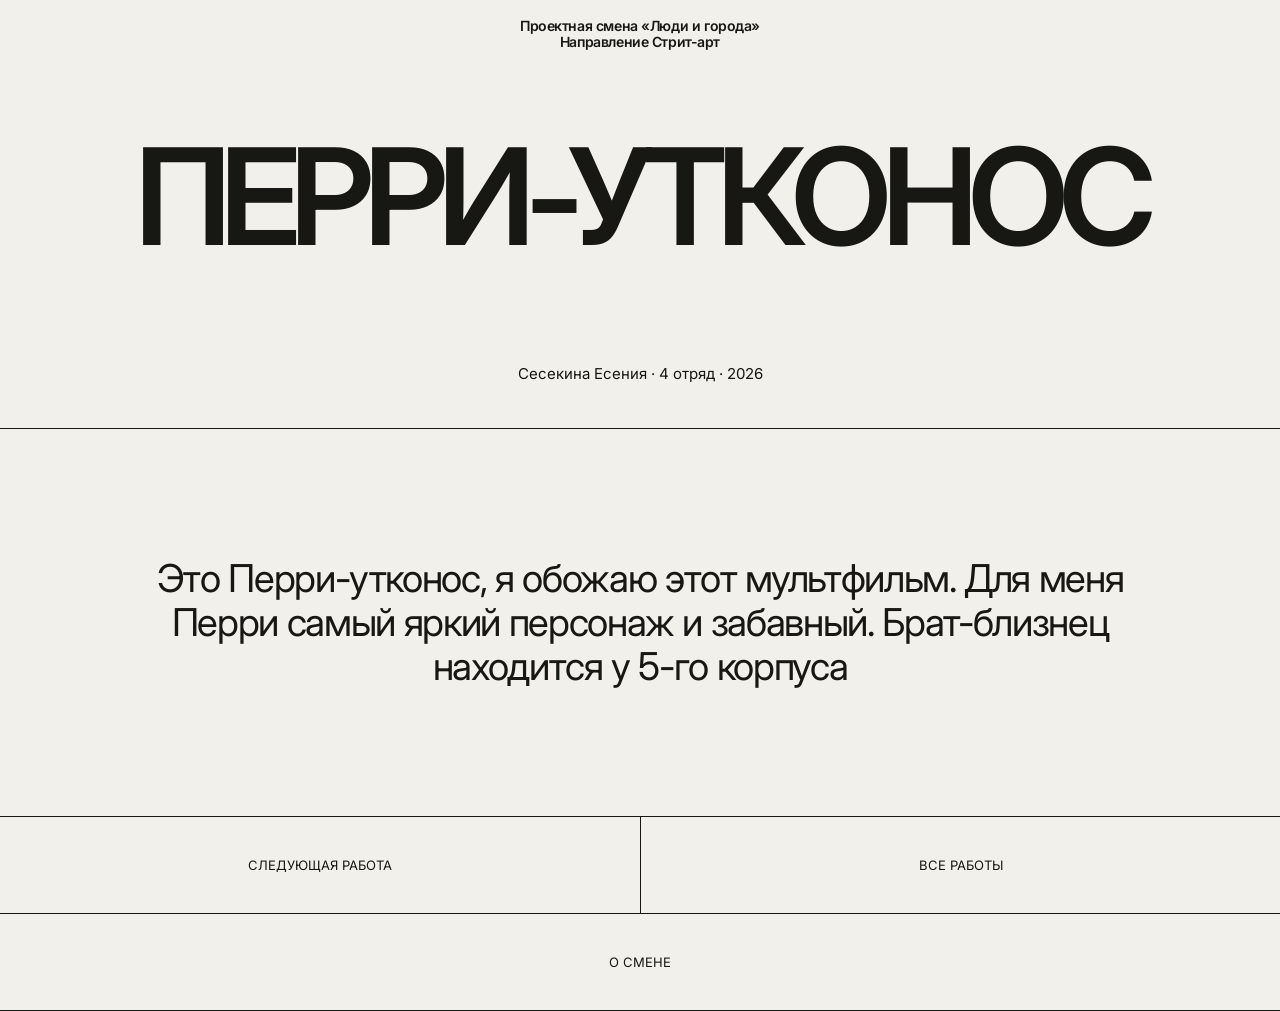
<file: works/perri-utkonos/index.html>
<!doctype html><html lang="ru"><head><meta charset="utf-8"><meta name="viewport" content="width=device-width,initial-scale=1"><meta name="description" content="Перри-утконос — проектная смена Люди и города"><title>Перри-утконос — Люди и города</title><link rel="preconnect" href="https://fonts.googleapis.com"><link rel="preconnect" href="https://fonts.gstatic.com" crossorigin><link href="https://fonts.googleapis.com/css2?family=Inter:wght@400;500;600;700&display=swap" rel="stylesheet"><link rel="stylesheet" href="../../styles.css"></head><body><header class="site-header"><a class="brand" href="../../index.html">Проектная смена «Люди и города»<br>Направление Стрит-арт</a></header><main><section class="hero"><h1>Перри-утконос</h1></section><section class="credits"><span>Сесекина Есения · 4 отряд · 2026</span></section><section class="description"><p>Это Перри-утконос, я обожаю этот мультфильм. Для меня Перри самый яркий персонаж и забавный. Брат-близнец находится у 5-го корпуса</p></section><nav class="next"><a href="../krasavitsa-sungul/">Следующая работа</a><a href="../../index.html">Все работы</a><a href="https://vk.ru/club205720935">О смене</a></nav></main></body></html>
</file>
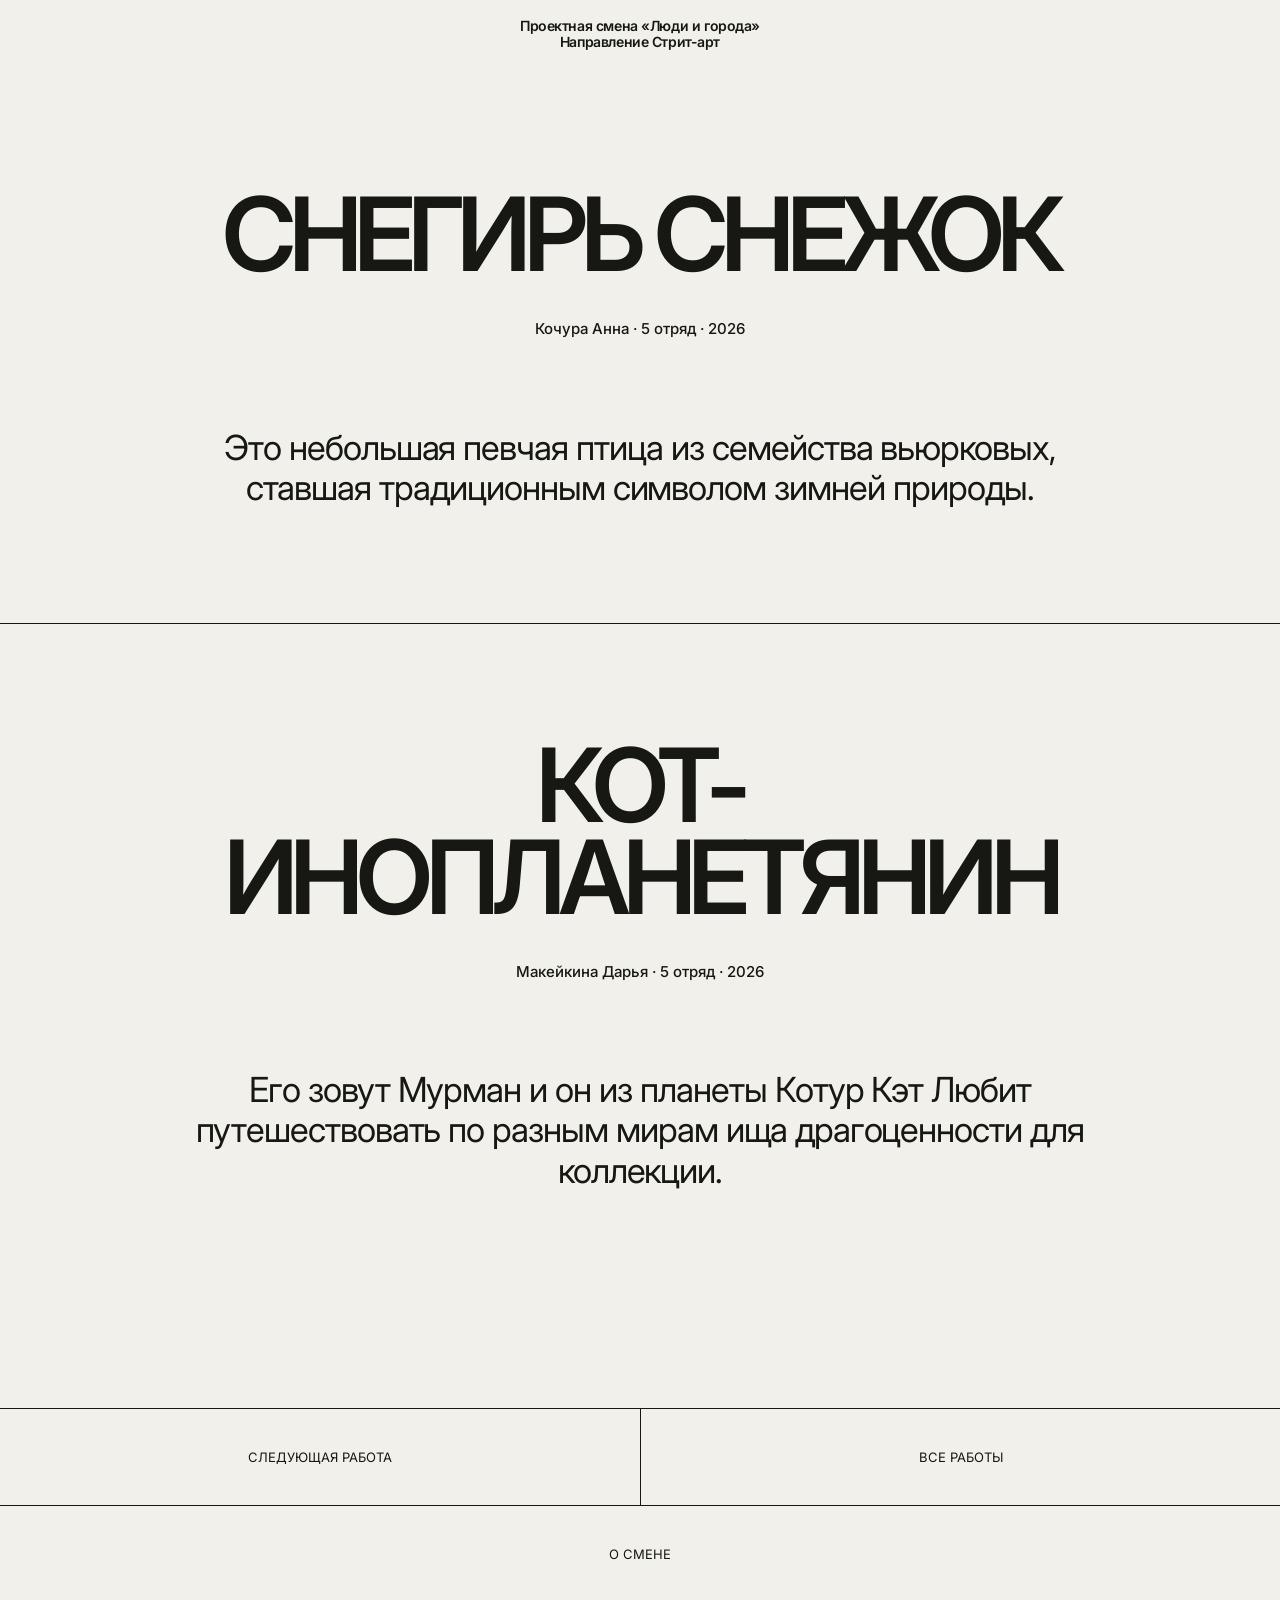
<file: works/snegir-kot/index.html>
<!doctype html><html lang="ru"><head><meta charset="utf-8"><meta name="viewport" content="width=device-width,initial-scale=1"><meta name="description" content="Снегирь Снежок · Кот-инопланетянин — проектная смена Люди и города"><title>Снегирь Снежок · Кот-инопланетянин — Люди и города</title><link rel="preconnect" href="https://fonts.googleapis.com"><link rel="preconnect" href="https://fonts.gstatic.com" crossorigin><link href="https://fonts.googleapis.com/css2?family=Inter:wght@400;500;600;700&display=swap" rel="stylesheet"><link rel="stylesheet" href="../../styles.css"></head><body><header class="site-header"><a class="brand" href="../../index.html">Проектная смена «Люди и города»<br>Направление Стрит-арт</a></header><main><div class="text-works"><article class="text-work"><h2>Снегирь Снежок</h2><p class="work-byline">Кочура Анна · 5 отряд · 2026</p><div class="work-copy"><p>Это небольшая певчая птица из семейства вьюрковых, ставшая традиционным символом зимней природы.</p></div></article><article class="text-work"><h2>Кот-инопланетянин</h2><p class="work-byline">Макейкина Дарья · 5 отряд · 2026</p><div class="work-copy"><p>Его зовут Мурман и он из планеты Котур Кэт
Любит путешествовать по разным мирам ища драгоценности для коллекции.</p></div></article></div><nav class="next"><a href="../sobaka-dinozavr-voron/">Следующая работа</a><a href="../../index.html">Все работы</a><a href="https://vk.ru/club205720935">О смене</a></nav></main></body></html>
</file>
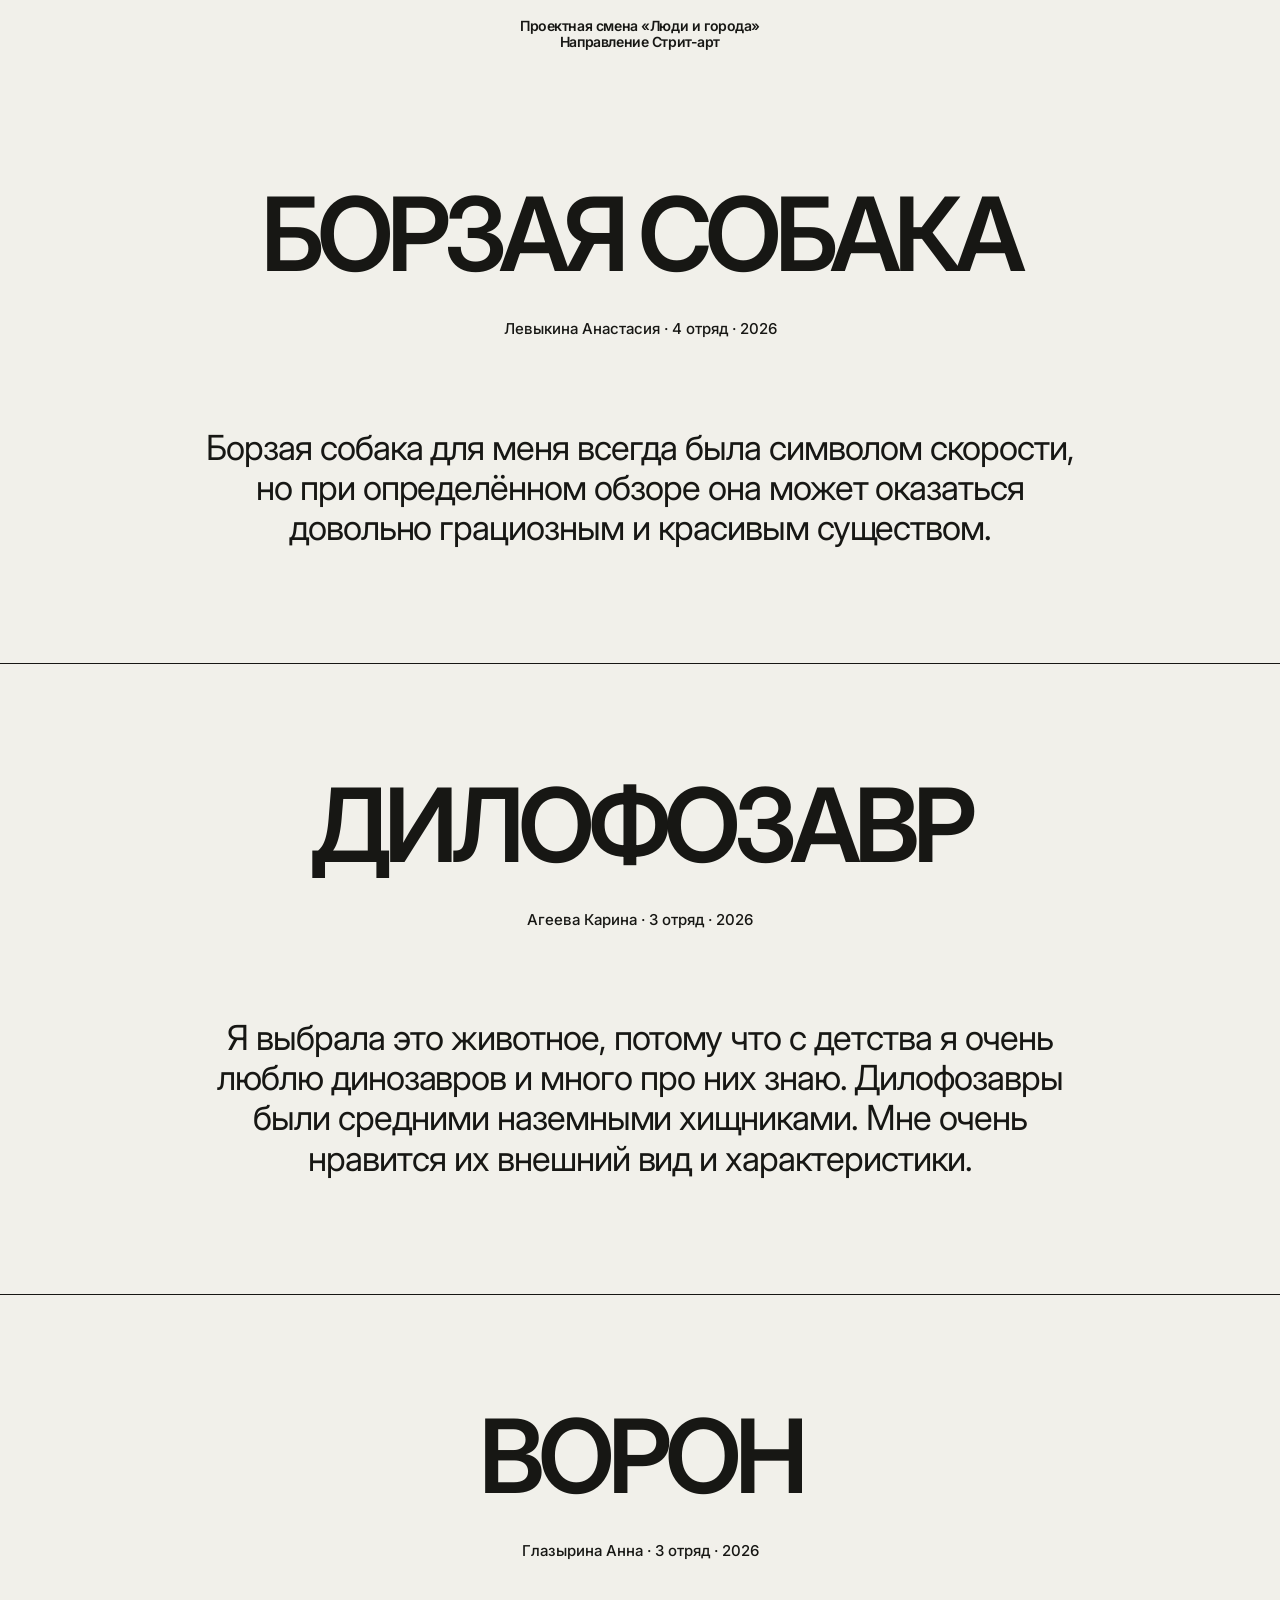
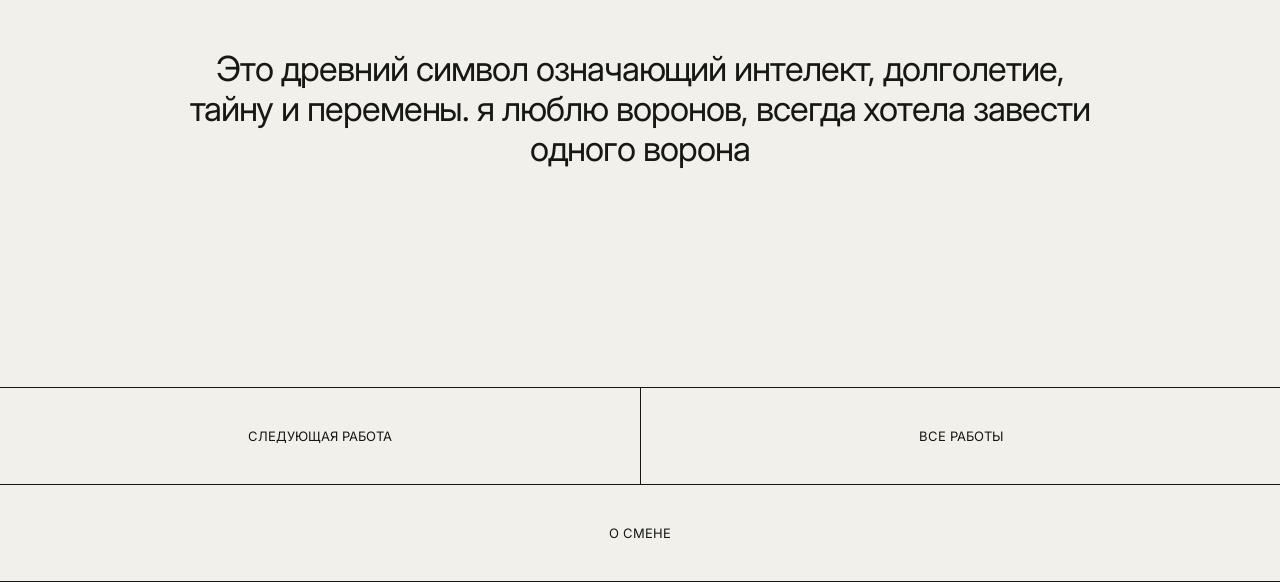
<file: works/sobaka-dinozavr-voron/index.html>
<!doctype html><html lang="ru"><head><meta charset="utf-8"><meta name="viewport" content="width=device-width,initial-scale=1"><meta name="description" content="Борзая собака · Дилофозавр · Ворон — проектная смена Люди и города"><title>Борзая собака · Дилофозавр · Ворон — Люди и города</title><link rel="preconnect" href="https://fonts.googleapis.com"><link rel="preconnect" href="https://fonts.gstatic.com" crossorigin><link href="https://fonts.googleapis.com/css2?family=Inter:wght@400;500;600;700&display=swap" rel="stylesheet"><link rel="stylesheet" href="../../styles.css"></head><body><header class="site-header"><a class="brand" href="../../index.html">Проектная смена «Люди и города»<br>Направление Стрит-арт</a></header><main><div class="text-works"><article class="text-work"><h2>Борзая собака</h2><p class="work-byline">Левыкина Анастасия · 4 отряд · 2026</p><div class="work-copy"><p>Борзая собака для меня всегда была символом скорости, но при определённом обзоре она может оказаться довольно грациозным и красивым существом.</p></div></article><article class="text-work"><h2>Дилофозавр</h2><p class="work-byline">Агеева Карина · 3 отряд · 2026</p><div class="work-copy"><p>Я выбрала это животное, потому что с детства я очень люблю динозавров и много про них знаю.
Дилофозавры были средними наземными хищниками. Мне очень нравится их внешний вид и характеристики.</p></div></article><article class="text-work"><h2>Ворон</h2><p class="work-byline">Глазырина Анна · 3 отряд · 2026</p><div class="work-copy"><p>Это древний символ означающий интелект, долголетие, тайну и перемены. я люблю воронов, всегда хотела завести одного ворона</p></div></article></div><nav class="next"><a href="../krolik/">Следующая работа</a><a href="../../index.html">Все работы</a><a href="https://vk.ru/club205720935">О смене</a></nav></main></body></html>
</file>
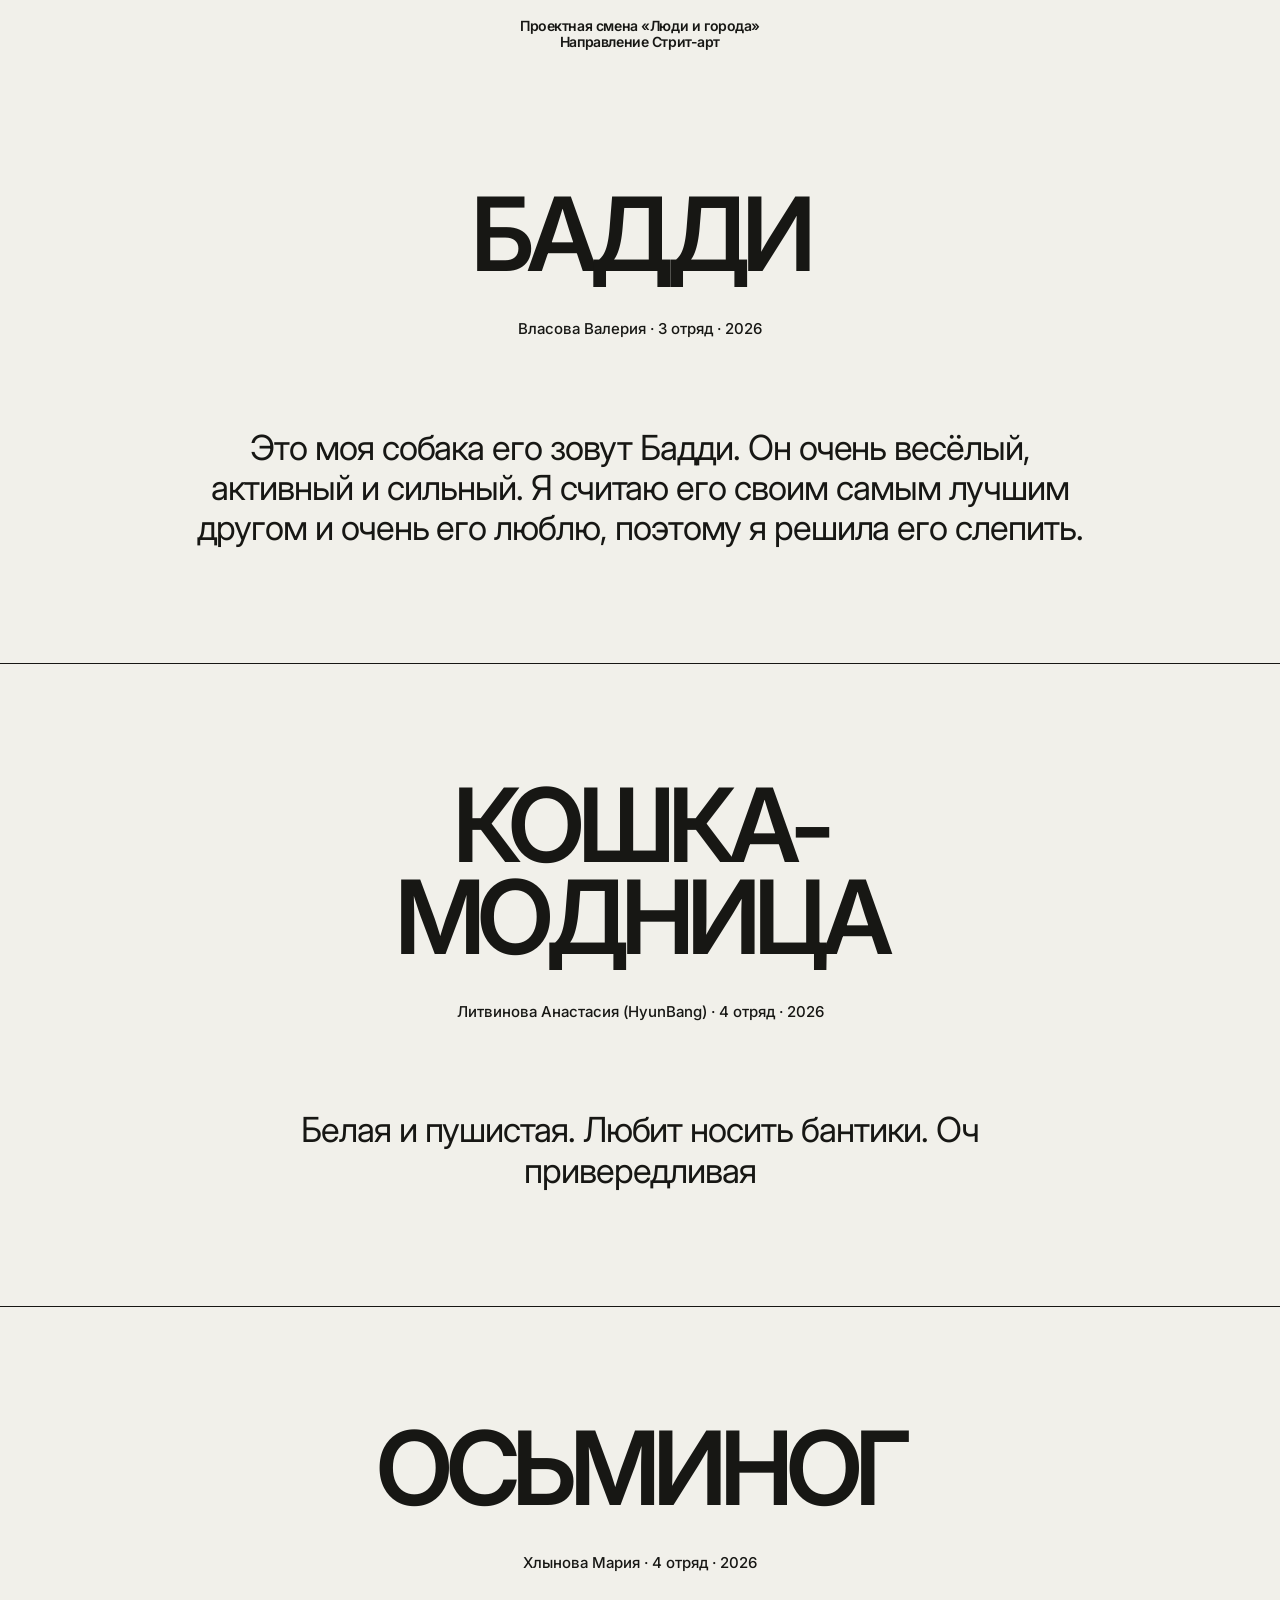
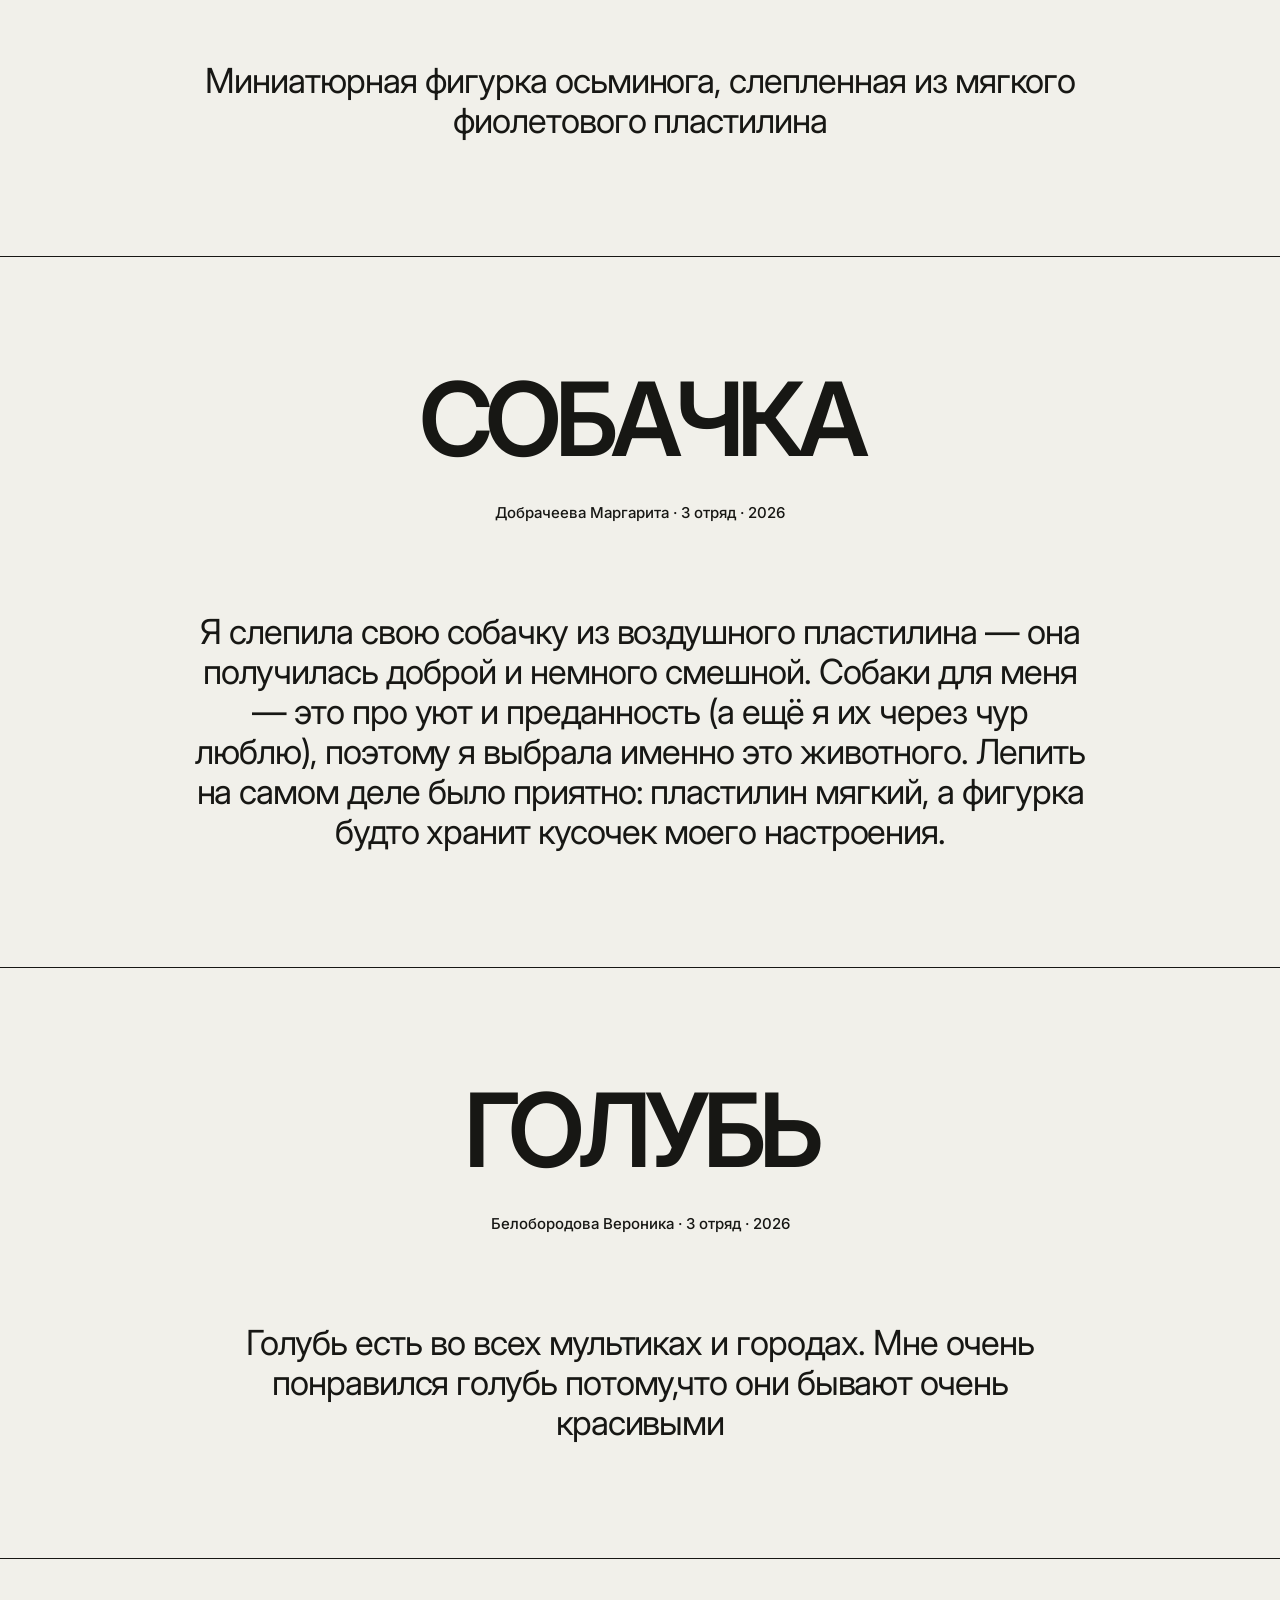
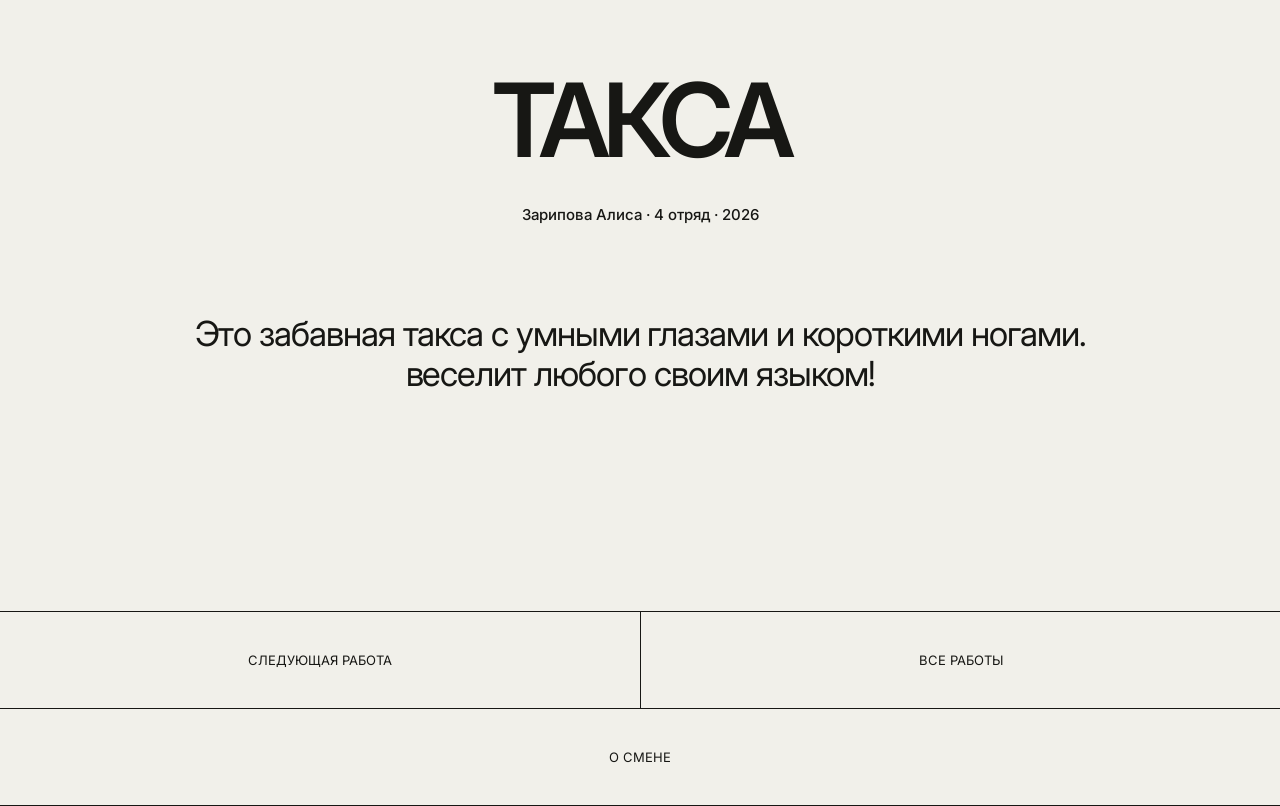
<file: works/zhivotnye/index.html>
<!doctype html><html lang="ru"><head><meta charset="utf-8"><meta name="viewport" content="width=device-width,initial-scale=1"><meta name="description" content="Бадди · Кошка-модница · Осьминог · Собачка · Голубь · Такса — проектная смена Люди и города"><title>Бадди · Кошка-модница · Осьминог · Собачка · Голубь · Такса — Люди и города</title><link rel="preconnect" href="https://fonts.googleapis.com"><link rel="preconnect" href="https://fonts.gstatic.com" crossorigin><link href="https://fonts.googleapis.com/css2?family=Inter:wght@400;500;600;700&display=swap" rel="stylesheet"><link rel="stylesheet" href="../../styles.css"></head><body><header class="site-header"><a class="brand" href="../../index.html">Проектная смена «Люди и города»<br>Направление Стрит-арт</a></header><main><div class="text-works"><article class="text-work"><h2>Бадди</h2><p class="work-byline">Власова Валерия · 3 отряд · 2026</p><div class="work-copy"><p>Это моя собака его зовут
Бадди. Он очень весёлый, активный и сильный. Я считаю его своим самым лучшим другом и очень его люблю, поэтому я решила его слепить. </p></div></article><article class="text-work"><h2>Кошка-модница</h2><p class="work-byline">Литвинова Анастасия (HyunBang) · 4 отряд · 2026</p><div class="work-copy"><p>Белая и пушистая. Любит носить бантики. Оч привередливая</p></div></article><article class="text-work"><h2>Осьминог</h2><p class="work-byline">Хлынова Мария · 4 отряд · 2026</p><div class="work-copy"><p>Миниатюрная фигурка осьминога, слепленная из мягкого фиолетового пластилина </p></div></article><article class="text-work"><h2>Собачка</h2><p class="work-byline">Добрачеева Маргарита · 3 отряд · 2026</p><div class="work-copy"><p>Я слепила свою собачку из воздушного пластилина — она получилась доброй и немного смешной. Собаки для меня — это про уют и преданность (а ещё я их через чур люблю), поэтому я выбрала именно это животного. Лепить на самом деле было приятно: пластилин мягкий, а фигурка будто хранит кусочек моего настроения.</p></div></article><article class="text-work"><h2>Голубь</h2><p class="work-byline">Белобородова Вероника · 3 отряд · 2026</p><div class="work-copy"><p>Голубь есть во всех мультиках и городах. Мне очень понравился голубь потому,что они бывают очень красивыми</p></div></article><article class="text-work"><h2>Такса</h2><p class="work-byline">Зарипова Алиса · 4 отряд · 2026</p><div class="work-copy"><p>Это забавная такса с умными глазами и короткими ногами. веселит любого своим языком!</p></div></article></div><nav class="next"><a href="../perri-utkonos/">Следующая работа</a><a href="../../index.html">Все работы</a><a href="https://vk.ru/club205720935">О смене</a></nav></main></body></html>
</file>
<file: styles.css>
:root{--bg:#f1f0ea;--ink:#171714;--line:#171714;--pad:clamp(18px,3vw,46px)}
*{box-sizing:border-box}
html{scroll-behavior:smooth}
body{margin:0;background:var(--bg);color:var(--ink);font-family:Inter,Arial,sans-serif}
a{color:inherit;text-decoration:none}
figure,p{margin:0}
.site-header{min-height:86px;padding:18px var(--pad);display:flex;justify-content:center;text-align:center}
.brand{font-weight:600;font-size:14px;line-height:1.12;letter-spacing:-.03em}
.hero{padding:clamp(22px,4vw,58px) var(--pad) clamp(30px,5vw,72px);display:flex;justify-content:center;text-align:center}
.hero h1,.catalog-hero h1{max-width:13ch;margin:0 auto;font-size:clamp(54px,10.5vw,158px);line-height:.88;letter-spacing:-.075em;font-weight:600;text-transform:uppercase;overflow-wrap:anywhere}
.main-image{width:min(62vw,980px);margin:0 auto}
.main-image img,.process-gallery img{display:block;width:100%;height:auto}
.credits{padding:clamp(22px,3.5vw,54px) var(--pad);display:flex;justify-content:center;border-bottom:1px solid var(--line);font-size:15px;text-align:center}
.description{padding:clamp(70px,10vw,150px) var(--pad);text-align:center}
.description p{font-size:clamp(22px,3vw,46px);line-height:1.14;letter-spacing:-.035em;max-width:1000px;margin:auto}
.description p+p{margin-top:1.2em}
.process-gallery{width:min(1180px,calc(100% - 2*var(--pad)));margin:0 auto;padding:0 0 clamp(80px,10vw,150px);display:grid;grid-template-columns:repeat(12,1fr);gap:clamp(28px,5vw,76px) clamp(16px,2vw,30px)}
.process-gallery figure:nth-child(1){grid-column:2/8}
.process-gallery figure:nth-child(2){grid-column:8/13;margin-top:clamp(40px,8vw,120px)}
.process-gallery figure:nth-child(3){grid-column:3/11}
.next{display:flex;flex-wrap:wrap;border-top:1px solid var(--ink);border-bottom:1px solid var(--ink)}
.next a{width:50%;padding:40px var(--pad);display:flex;align-items:center;justify-content:center;text-align:center;text-transform:uppercase;font-size:13px}
.next a:nth-child(2){border-left:1px solid var(--ink)}
.next a:nth-child(3){width:100%;border-top:1px solid var(--ink)}
.text-works{width:100%;margin:auto;padding:clamp(50px,8vw,120px) 0}
.text-work{padding:clamp(60px,9vw,135px) var(--pad);text-align:center}
.text-work:first-child{padding-top:0}
.text-work+.text-work{border-top:1px solid var(--line)}
.text-work h2{max-width:13ch;margin:0 auto;font-size:clamp(48px,8vw,118px);line-height:.9;letter-spacing:-.07em;font-weight:600;text-transform:uppercase;overflow-wrap:anywhere}
.work-byline{margin-top:clamp(24px,3vw,44px);font-size:15px;font-weight:500}
.work-copy{margin:clamp(52px,7vw,100px) auto 0;max-width:900px}
.work-copy p{font-size:clamp(21px,2.7vw,40px);line-height:1.16;letter-spacing:-.03em}
.work-copy p+p{margin-top:1.2em}
.catalog-hero{padding:clamp(50px,8vw,120px) var(--pad);text-align:center}
.catalog-hero p{margin-top:28px;font-size:15px}
.catalog-grid{padding:0 0 clamp(80px,10vw,150px);display:grid;grid-template-columns:repeat(2,minmax(0,1fr));border-top:1px solid var(--ink)}
.catalog-card{padding:var(--pad);min-height:360px;border-bottom:1px solid var(--ink);display:flex;flex-direction:column;justify-content:space-between;gap:36px}
.catalog-card:nth-child(odd){border-right:1px solid var(--ink)}
.catalog-card.about-card{grid-column:1/-1;border-right:0}
.catalog-card img{width:100%;height:320px;object-fit:cover}
.catalog-card h2{margin:0;font-size:clamp(28px,4vw,58px);line-height:.95;letter-spacing:-.05em;text-transform:uppercase}
.catalog-card p{margin-top:18px;font-size:13px}
@media(max-width:700px){.site-header{min-height:72px}
.hero{padding-top:26px;padding-bottom:32px}
.hero h1,.catalog-hero h1{font-size:clamp(48px,16vw,78px);line-height:.9}
.main-image{width:calc(100% - 2*var(--pad))}
.credits{padding:28px var(--pad)}
.description{padding:75px var(--pad)}
.description p{font-size:23px;line-height:1.18}
.process-gallery{grid-template-columns:1fr;width:calc(100% - 2*var(--pad));gap:28px;padding-bottom:75px}
.process-gallery figure:nth-child(n){grid-column:1;margin-top:0}
.next a{padding:25px 18px;font-size:10px}
.text-works{padding-top:50px;padding-bottom:70px}
.text-work{padding:72px var(--pad)}
.text-work h2{font-size:clamp(44px,14vw,68px)}
.work-copy{margin-top:48px}
.work-copy p{font-size:22px;line-height:1.2}
.catalog-grid{grid-template-columns:1fr;padding-left:0;padding-right:0}
.catalog-card{min-height:260px}
.catalog-card:nth-child(odd){border-right:0}
.catalog-card img{height:auto;max-height:520px;object-fit:cover}
}
</file>
